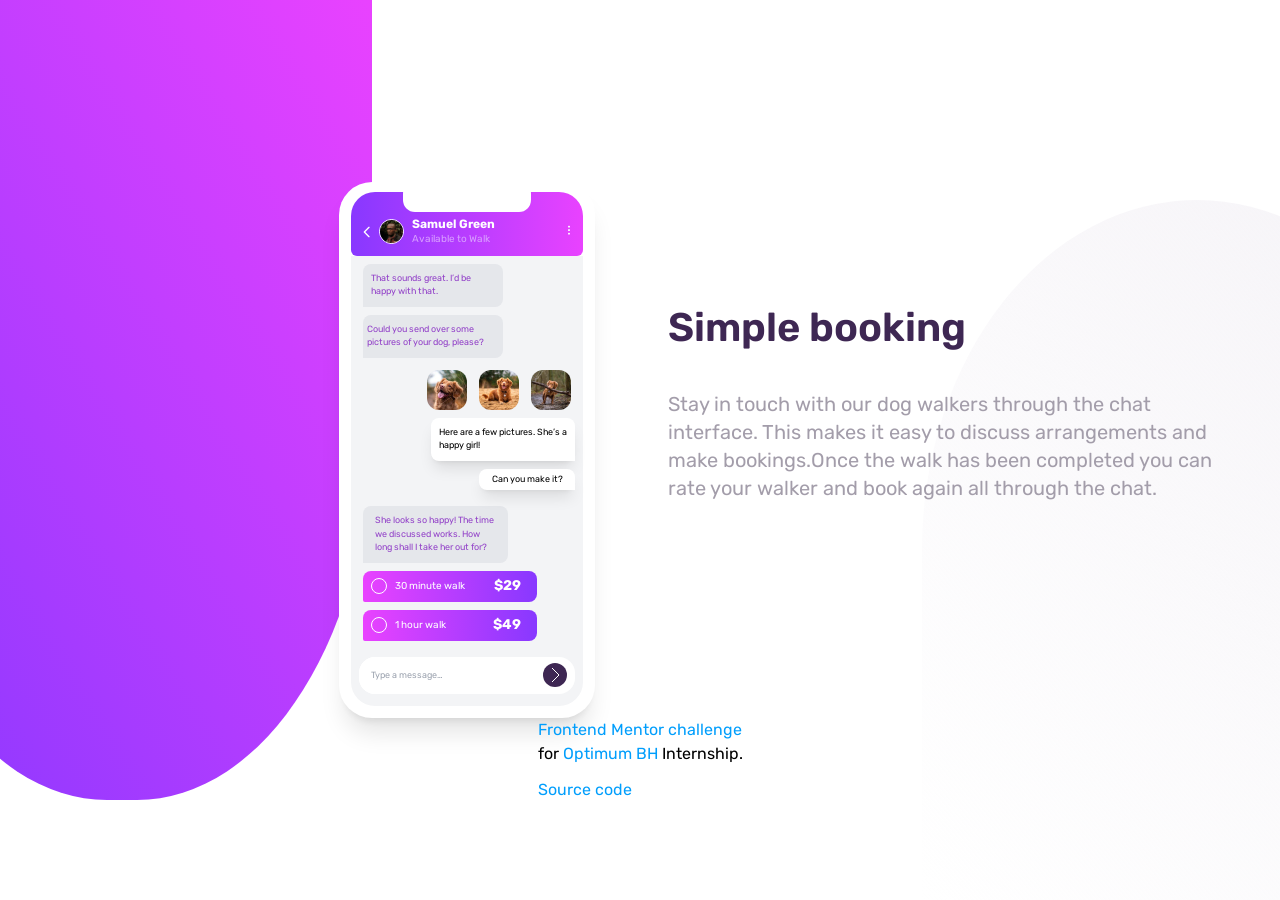
<file: chat_app_css_illustration/index.html>
<!DOCTYPE html>
<html lang="en">
  <head>
    <meta charset="UTF-8" />
    <meta http-equiv="X-UA-Compatible" content="IE=edge" />
    <meta name="viewport" content="width=device-width, initial-scale=1.0" />
    <title>
      Chat app CSS illustration &bullet; Frontend Mentor Challenges &bullet;
      Optimum BH Internship
    </title>
    <link
      rel="apple-touch-icon"
      sizes="180x180"
      href="../images/apple-touch-icon.png"
    />
    <link
      rel="icon"
      type="image/png"
      sizes="32x32"
      href="../images/favicon-32x32.png"
    />
    <link
      rel="icon"
      type="image/png"
      sizes="16x16"
      href="../images/favicon-16x16.png"
    />
    <link rel="manifest" href="../site.webmanifest" />
    <link rel="stylesheet" href="style.css" />
  </head>
  <body
    class="font-Rubik relative m-0 h-[100vh] w-full overflow-scroll bg-white"
  >
    <!--Backgrounds-->
    <div
      class="from-bg-violet to-bg-magneta fixed top-0 ml-[-55%] h-[500px] w-[400px] rounded-b-[47%] bg-gradient-to-tr lg:ml-[-10%] lg:h-[800px] lg:w-[500px]"
    ></div>
    <div
      class="from-app-bg fixed bottom-0 right-0 mr-[-55%] h-[300px] w-[400px] rounded-t-[50%] bg-gradient-to-bl lg:mr-[-15%] lg:h-[700px] lg:w-[550px]"
    ></div>
    <!--Main body-->
    <div
      class="text-s-text flex h-full w-full flex-col items-center justify-center"
    >
      <!--main container -->
      <div
        class="relative flex flex-col items-center justify-center lg:grid lg:grid-cols-2"
      >
        <div
          class="relative mt-[25rem] flex h-[33.5rem] w-[16rem] flex-col rounded-[33px] bg-white shadow-xl lg:mt-[13%] lg:ml-[53%]"
        >
          <!--Top chat -->
          <div
            class="relative ml-16 h-[30px] w-[8rem] rounded-xl bg-white"
          ></div>

          <div
            class="from-bg-violet to-bg-magneta static mx-3 mt-[-20px] flex h-[4rem] w-[full] flex-row items-center justify-between rounded-t-3xl rounded-b-md bg-gradient-to-r"
          >
            <div class="mt-4 flex items-center">
              <svg
                xmlns="http://www.w3.org/2000/svg"
                class="ml-2 mr-1 h-4 w-4 font-bold text-white"
                fill="none"
                viewBox="0 0 24 24"
                stroke="currentColor"
                stroke-width="2"
              >
                <path
                  stroke-linecap="round"
                  stroke-linejoin="round"
                  d="M15 19l-7-7 7-7"
                />
              </svg>
              <img
                src="../images/avatar.jpg"
                alt=""
                class="h-[25px] w-[25px] rounded-3xl border-[1px] border-white"
              />
              <div class="block pl-2 text-white">
                <h3 class="text-xs font-bold">Samuel Green</h3>
                <p class="text-t-heading text-[10px]">Available to Walk</p>
              </div>
            </div>
            <div class="mt-3 items-center">
              <svg
                xmlns="http://www.w3.org/2000/svg"
                class="mr-2 h-3 w-3 text-white"
                fill="none"
                viewBox="0 0 24 24"
                stroke="currentColor"
                stroke-width="2"
              >
                <path
                  stroke-linecap="round"
                  stroke-linejoin="round"
                  d="M12 5v.01M12 12v.01M12 19v.01M12 6a1 1 0 110-2 1 1 0 010 2zm0 7a1 1 0 110-2 1 1 0 010 2zm0 7a1 1 0 110-2 1 1 0 010 2z"
                />
              </svg>
            </div>
          </div>
          <!--Chat body -->
          <div class="static mx-3 rounded-b-3xl bg-gray-100">
            <div
              class="rounded-lb-sm mb-2 mt-2 mr-20 ml-3 rounded-t-lg rounded-r-lg bg-gray-200"
            >
              <p class="text-chat-l py-2 px-2 text-[9px]">
                That sounds great. I’d be happy with that.
              </p>
            </div>
            <div
              class="rounded-lb-sm my-2 mr-20 ml-3 rounded-t-lg rounded-r-lg bg-gray-200"
            >
              <p class="text-chat-l py-2 px-1 text-[9px]">
                Could you send over some pictures of your dog, please?
              </p>
            </div>
            <div class="mt-3 flex flex-col text-[10px]">
              <div class="flex justify-end">
                <img
                  src="../images/dog-image-1.jpg"
                  alt=" image of the dog"
                  class="mr-3 h-10 w-10 rounded-xl"
                />
                <img
                  src="../images/dog-image-2.jpg"
                  alt="image of the dog"
                  class="mr-3 h-10 w-10 rounded-xl"
                />
                <img
                  src="../images/dog-image-3.jpg"
                  alt=" image of the dog"
                  class="mr-3 h-10 w-10 rounded-xl"
                />
              </div>
              <div
                class="roundn-rb-sm mt-2 ml-20 mr-2 flex justify-end rounded-t-lg rounded-l-lg bg-white shadow-lg"
              >
                <p class="text-chat-r p-2 px-2 text-[9px]">
                  Here are a few pictures. She’s a happy girl!
                </p>
              </div>
              <div
                class="roundn-rb-sm mt-2 mb-2 ml-32 mr-2 flex justify-end rounded-t-lg rounded-l-lg bg-white shadow-lg"
              >
                <p class="text-c-right py-1 px-3 text-[9px]">
                  Can you make it?
                </p>
              </div>
            </div>
            <div
              class="mb-2 mt-2 mr-[75px] ml-3 rounded-t-lg rounded-r-lg bg-gray-200"
            >
              <p class="text-chat-l p-2 px-3 text-[9px]">
                She looks so happy! The time we discussed works. How long shall
                I take her out for?
              </p>
            </div>
            <div
              class="from-bg-magneta to-bg-violet mb-2 ml-3 mr-[20%] flex items-center justify-between rounded-lg rounded-r-lg rounded-bl-sm bg-gradient-to-r text-white"
            >
              <div class="flex items-center">
                <div
                  class="ml-2 h-4 w-4 rounded-lg border-[1px] border-white"
                ></div>
                <p class="py-2 pl-2 text-[10px]">30 minute walk</p>
              </div>
              <h3 class="pr-4 text-sm font-bold">$29</h3>
            </div>
            <div
              class="from-bg-magneta to-bg-violet mb-2 ml-3 mr-[20%] flex items-center justify-between rounded-t-lg rounded-r-lg rounded-bl-sm bg-gradient-to-r text-white"
            >
              <div class="flex items-center">
                <div
                  class="ml-2 h-4 w-4 rounded-lg border-[1px] border-white"
                ></div>
                <p class="py-2 pl-2 text-[10px]">1 hour walk</p>
              </div>
              <h3 class="pr-4 text-sm font-bold">$49</h3>
            </div>
            <div
              class="mx-2 mt-4 mb-3 flex items-center justify-between overflow-hidden rounded-2xl bg-white text-[9px]"
            >
              <input
                type="text"
                placeholder="Type a message…"
                class="text-p-holder w-[70rem] border-none py-3 pl-3 outline-none"
              />
              <div class="bg-bg-submit mr-2 rounded-3xl text-white">
                <svg
                  xmlns="http://www.w3.org/2000/svg"
                  className=""
                  fill="none"
                  viewBox="0 0 24 24"
                  stroke="currentColor"
                  strokeWidth="{2}"
                  class="h-6 w-6 font-bold"
                >
                  <path
                    strokeLinecap="round"
                    strokeLinejoin="round"
                    d="M9 5l7 7-7 7"
                  />
                </svg>
              </div>
            </div>
          </div>
        </div>
        <div
          class="flex w-full flex-col items-center pt-14 lg:mt-4 lg:ml-5 lg:items-start lg:p-2"
        >
          <h3 class="text-m-heading justify-start text-[40px] font-semibold">
            Simple booking
          </h3>
          <p
            class="text-p-col my-[2rem] px-8 text-center lg:pl-0 lg:pr-[3rem] lg:text-left lg:text-xl"
          >
            Stay in touch with our dog walkers through the chat interface. This
            makes it easy to discuss arrangements and make bookings.Once the
            walk has been completed you can rate your walker and book again all
            through the chat.
          </p>
        </div>
      </div>
      <div>
        <footer class="relative">
          <div>
            <a
              class="text-optimum-blue hover:text-optimum-darkblue"
              href="https://www.frontendmentor.io/challenges/chat-app-css-illustration-O5auMkFqY"
              target="_blank"
              >Frontend Mentor challenge</a
            >
          </div>
          <div>
            for
            <a
              class="text-optimum-blue hover:text-optimum-darkblue"
              href="https://github.com/optimumBA"
              target="_blank"
              >Optimum BH</a
            >
            Internship.
          </div>

          <div class="mt-3">
            <a
              class="text-optimum-blue hover:text-optimum-darkblue"
              href="https://github.com/senaid123/frontend_mentor_challenges/tree/chat_app_css_illustration/challenges/chat_app_css_illustration"
              >Source code</a
            >
          </div>
        </footer>
      </div>
    </div>
  </body>
</html>
</file>
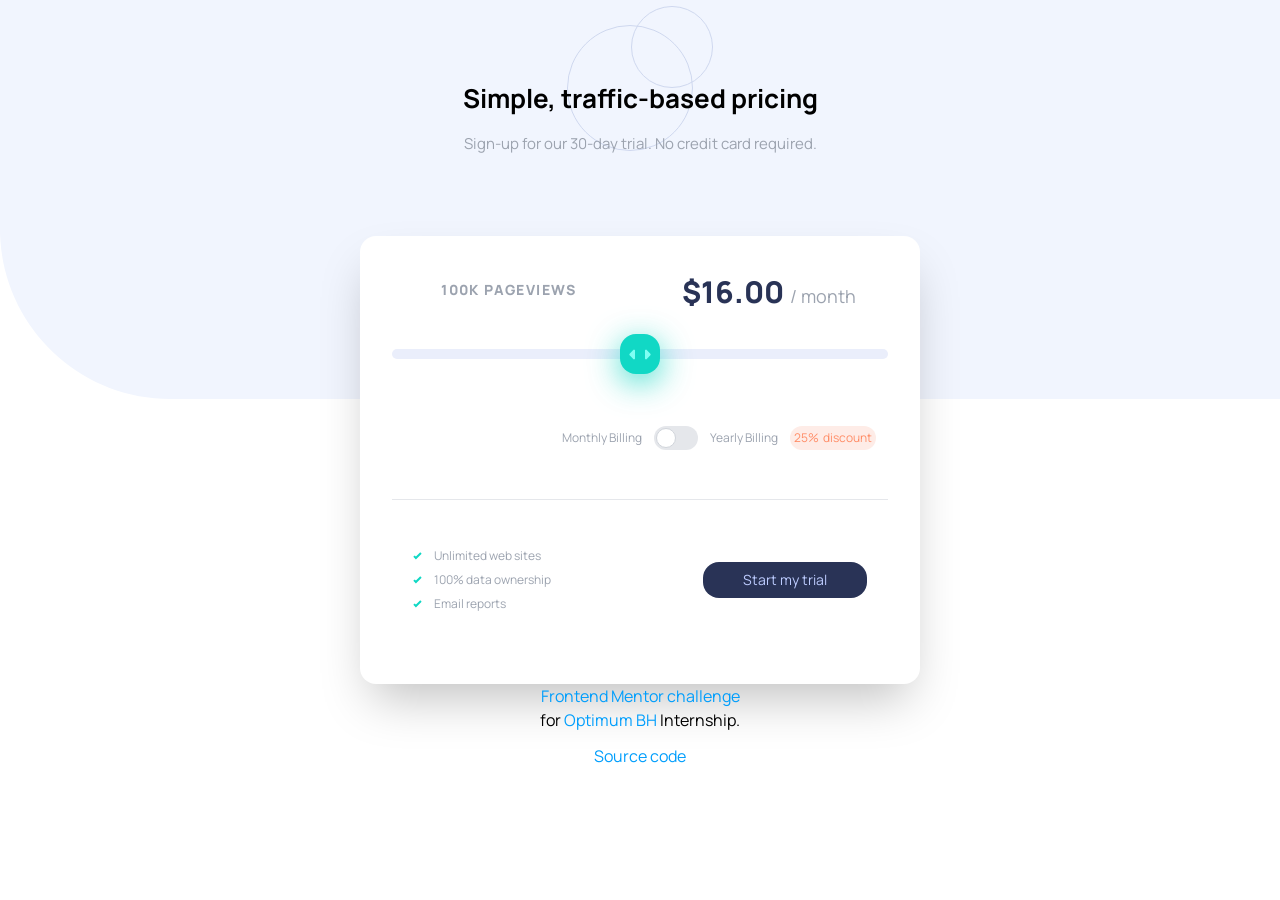
<file: interactive_pricing_component/index.html>
<!DOCTYPE html>
<html lang="en">
  <head>
    <meta charset="UTF-8" />
    <meta http-equiv="X-UA-Compatible" content="IE=edge" />
    <meta name="viewport" content="width=device-width, initial-scale=1.0" />
    <title>
      Interactive pricing component &bullet; Frontend Mentor Challenges &bullet;
      Optimum BH Internship
    </title>
    <link
      rel="apple-touch-icon"
      sizes="180x180"
      href="../images/apple-touch-icon.png"
    />
    <link
      rel="icon"
      type="image/png"
      sizes="32x32"
      href="../images/favicon-32x32.png"
    />
    <link
      rel="icon"
      type="image/png"
      sizes="16x16"
      href="../images/favicon-16x16.png"
    />
    <link rel="manifest" href="../site.webmanifest" />
    <link rel="stylesheet" href="style.css" />
  </head>
  <body class="font-mantrope m-0">
    <div
      class="bg-bgPattern flex h-[100vh] w-full flex-col items-center bg-no-repeat text-center lg:bg-contain"
    >
      <div class="bg-patternCircles bg-center bg-no-repeat pt-[30%] lg:pt-[5%]">
        <h1 class="py-4 text-[20px] font-bold md:text-3xl lg:text-[26px]">
          Simple, traffic-based pricing
        </h1>
        <p
          class="text-grayish-blue px-[22%] text-base text-[15px] text-gray-400 md:flex-row lg:px-0"
        >
          Sign-up for our 30-day trial. No credit card required.
        </p>
      </div>
      <div
        class="mt-20 w-[21rem] flex-col items-center rounded-2xl bg-white text-center shadow-2xl lg:h-[28rem] lg:w-[35rem] lg:p-8"
      >
        <div
          class="static mt-[10%] items-center lg:mt-0 lg:grid lg:grid-cols-2 lg:grid-rows-2 lg:gap-5"
        >
          <div class="flex justify-center lg:col-start-1">
            <span
              class="mr-1 py-3 text-sm font-extrabold tracking-widest text-gray-400"
              id="pageviews-output"
            >
              100K PAGEVIEWS
            </span>
          </div>
          <input
            type="range"
            min="1"
            value="3"
            max="5"
            step="1"
            class="price-slider col-span-2 mt-10 h-[10px] w-[90%] lg:mt-0 lg:w-auto"
            id="price-slider"
          />
          <div
            class="text-dark-desaturated-blue mt-10 text-3xl font-extrabold lg:col-start-2 lg:row-start-1 lg:mt-1"
          >
            <div id="price-output" class="inline text-3xl">$16.00</div>
            <span class="text-grayish-blue text-lg font-normal text-gray-400"
              >/ month</span
            >
          </div>
        </div>

        <div class="my-[15%] flex items-center justify-end lg:my-[10%]">
          <p class="pr-3 text-xs text-gray-400">Monthly Billing</p>
          <label
            for="default-toggle"
            class="relative inline-flex cursor-pointer items-center"
          >
            <input
              type="checkbox"
              value=""
              id="yearly-billing-toggle"
              class="peer absolute left-1/2 h-full w-full -translate-x-1/2 appearance-none rounded-md"
            />
            <div
              class="peer peer-checked:bg-strong-cyan h-6 w-11 rounded-full bg-gray-200 after:absolute after:top-[2px] after:left-[2px] after:h-5 after:w-5 after:rounded-full after:border after:border-gray-300 after:bg-white after:transition-all after:content-[''] peer-checked:after:translate-x-full peer-checked:after:border-white peer-focus:outline-none peer-focus:ring-4 peer-focus:ring-blue-300 dark:border-gray-600 dark:bg-gray-700 dark:peer-focus:ring-blue-800"
            ></div>
          </label>
          <p class="pl-3 text-xs text-gray-400">Yearly Billing</p>
          <div
            class="bg-light-grayish-red text-discount-text mx-3 flex rounded-xl p-1 text-xs"
          >
            25% <span class="hidden pl-1 lg:block">discount</span>
          </div>
        </div>

        <div class="items-center border-t-[1px] pt-3 lg:flex lg:justify-around">
          <div
            class="py-4 px-[28%] text-xs text-gray-400 lg:w-1/2 lg:py-8 lg:px-0"
          >
            <div class="flex items-center">
              <img class="" src="../images/icon-check.svg" alt="" />
              <p class="pl-3">Unlimited web sites</p>
            </div>
            <div class="flex items-center pt-2">
              <img src="../images/icon-check.svg" alt="" />
              <p class="pl-3">100% data ownership</p>
            </div>
            <div class="flex items-center pt-2">
              <img src="../images/icon-check.svg" alt="" />
              <p class="pl-3">Email reports</p>
            </div>
          </div>
          <div class="py-[10%]">
            <button
              class="bg-dark-desaturated-blue text-pale-blue rounded-2xl py-2 px-10 text-sm"
            >
              Start my trial
            </button>
          </div>
        </div>
      </div>

      <footer class="">
        <div>
          <a
            class="text-optimum-blue hover:text-optimum-darkblue"
            href="https://www.frontendmentor.io/challenges/interactive-pricing-component-t0m8PIyY8"
            target="_blank"
            >Frontend Mentor challenge</a
          >
        </div>
        <div>
          for
          <a
            class="text-optimum-blue hover:text-optimum-darkblue"
            href="https://github.com/optimumBA"
            target="_blank"
            >Optimum BH</a
          >
          Internship.
        </div>

        <div class="mt-3">
          <a
            class="text-optimum-blue hover:text-optimum-darkblue"
            href="https://github.com/senaid123/frontend_mentor_challenges/tree/interactive_pricing_component/challenges/interactive_pricing_component"
            >Source code</a
          >
        </div>
      </footer>
    </div>
    <script>
      let monthlyBilling = [8, 12, 16, 24, 36]
      let pageviewsChange = ['10K', '50K', '100K', '500K', '1M']

      let priceSlider = document.getElementById('price-slider')
      let billingChange = document.getElementById('yearly-billing-toggle')
      let pageviewsOutput = document.getElementById('pageviews-output')
      let priceOutput = document.getElementById('price-output')

      const oninput = (e) => {
        if (billingChange.checked) {
          pageviewsOutput.textContent =
            pageviewsChange[priceSlider.value - 1] + ' PAGEVIEWS'
          priceOutput.textContent =
            '$' +
            (monthlyBilling[priceSlider.value - 1] -
              monthlyBilling[priceSlider.value - 1] * 0.25) +
            '.00'
        } else {
          pageviewsOutput.textContent =
            pageviewsChange[priceSlider.value - 1] + ' PAGEVIEWS'
          priceOutput.textContent =
            '$' + monthlyBilling[priceSlider.value - 1] + '.00'
        }
      }
      billingChange.addEventListener('change', oninput)
      priceSlider.addEventListener('input', oninput)
    </script>
  </body>
</html>
</file>
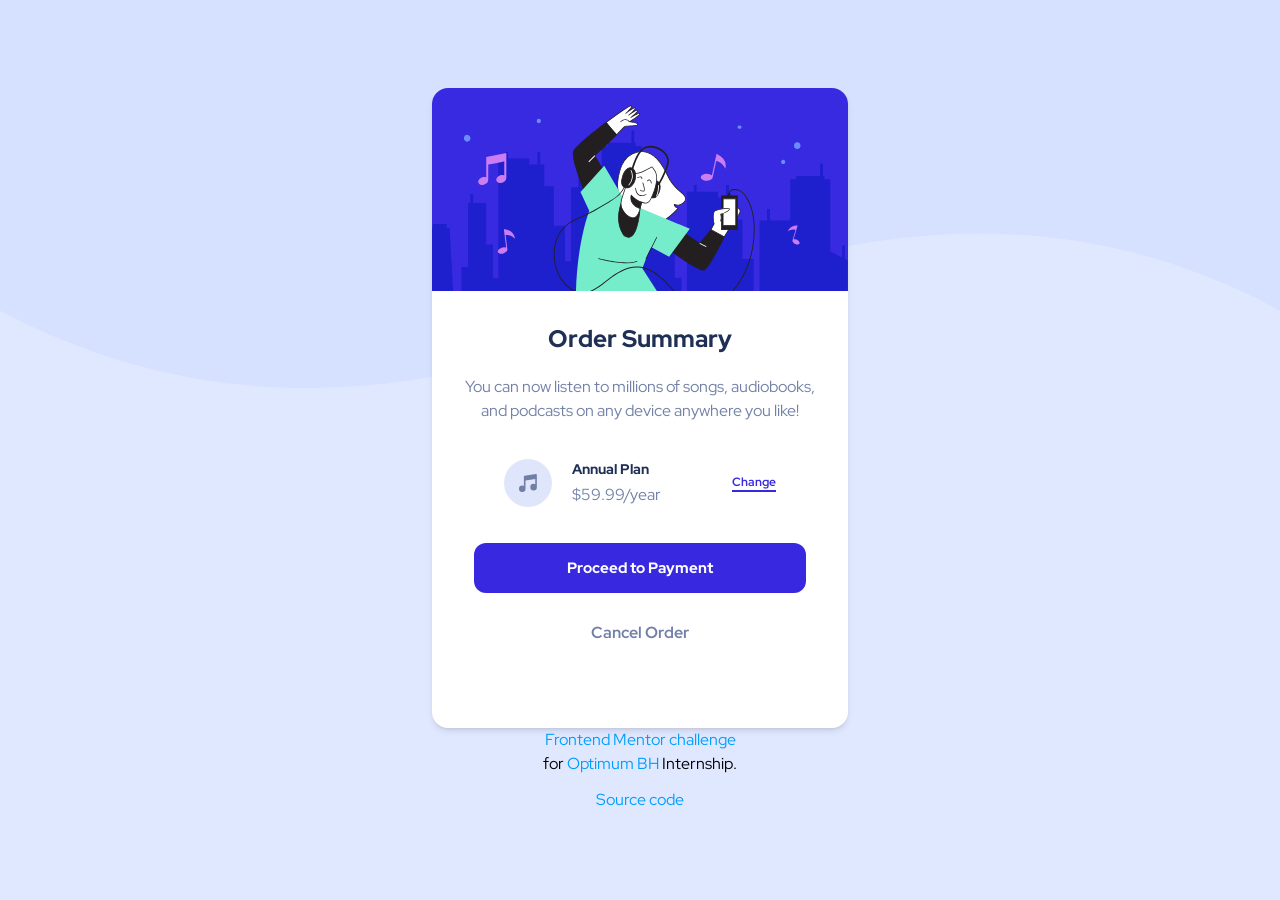
<file: order_summary_component/index.html>
<!DOCTYPE html>
<html lang="en">
  <head>
    <meta charset="UTF-8" />
    <meta http-equiv="X-UA-Compatible" content="IE=edge" />
    <meta name="viewport" content="width=device-width, initial-scale=1.0" />
    <title>
      Order summary component &bullet; Frontend Mentor Challenges &bullet;
      Optimum BH Internship
    </title>
    <link
      rel="apple-touch-icon"
      sizes="180x180"
      href="../images/apple-touch-icon.png"
    />
    <link
      rel="icon"
      type="image/png"
      sizes="32x32"
      href="../images/favicon-32x32.png"
    />
    <link
      rel="icon"
      type="image/png"
      sizes="16x16"
      href="../images/favicon-16x16.png"
    />
    <link rel="manifest" href="../site.webmanifest" />
    <link rel="stylesheet" href="style.css" />
  </head>
  <body class="m-0">
    <div
      class="bg-bg-col font-redHatDisplay relative flex h-[100vh] w-full flex-col items-center justify-center text-center"
    >
      <img
        src="../images/pattern-background-desktop.svg"
        alt="background image"
        class="fixed top-0 w-full"
      />

      <div
        class="relative h-[36rem] w-[21rem] rounded-2xl bg-white shadow-md lg:h-[40rem] lg:w-[26rem]"
      >
        <img
          src="../images/illustration-hero.svg"
          alt=""
          class="rounded-t-2xl"
        />
        <div class="pt-8">
          <h2 class="text-bg-head text-2xl font-extrabold">Order Summary</h2>
          <p class="text-bg-text text-par px-7 pt-5">
            You can now listen to millions of songs, audiobooks, and podcasts on
            any device anywhere you like!
          </p>
        </div>
        <div class="flex w-full items-center justify-evenly py-9">
          <div class="flex">
            <div class="pr-5">
              <img src="../images/icon-music.svg" alt="music icon" />
            </div>
            <div class="text-left">
              <h5 class="text-bg-head text-sm font-extrabold">Annual Plan</h5>
              <p class="text-bg-text text-par text-par pt-1">$59.99/year</p>
            </div>
          </div>
          <div class="border-b-1">
            <p
              class="border-bg-button text-bg-button hover:text-bg-text hover:border-bg-text cursor-pointer border-b-2 text-xs font-bold"
              href=""
            >
              Change
            </p>
          </div>
        </div>
        <div class="pb-3">
          <button
            class="bg-bg-button hover:bg-bg-text h-[50px] w-[80%] rounded-xl text-[15px] font-extrabold text-white lg:w-[80%]"
          >
            Proceed to Payment
          </button>
          <p
            class="text-bg-text text-par hover:text-bg-hover cursor-pointer pt-7 font-bold"
          >
            Cancel Order
          </p>
        </div>
      </div>

      <footer>
        <div>
          <a
            class="text-optimum-blue hover:text-optimum-darkblue"
            href="https://www.frontendmentor.io/challenges/order-summary-component-QlPmajDUj"
            target="_blank"
            >Frontend Mentor challenge</a
          >
        </div>
        <div>
          for
          <a
            class="text-optimum-blue hover:text-optimum-darkblue"
            href="https://github.com/optimumBA"
            target="_blank"
            >Optimum BH</a
          >
          Internship.
        </div>

        <div class="mt-3">
          <a
            class="text-optimum-blue hover:text-optimum-darkblue"
            href="https://github.com/senaid123/frontend_mentor_challenges/tree/order_summary_component/challenges/order_summary_component"
            >Source code</a
          >
        </div>
      </footer>
    </div>
  </body>
</html>
</file>
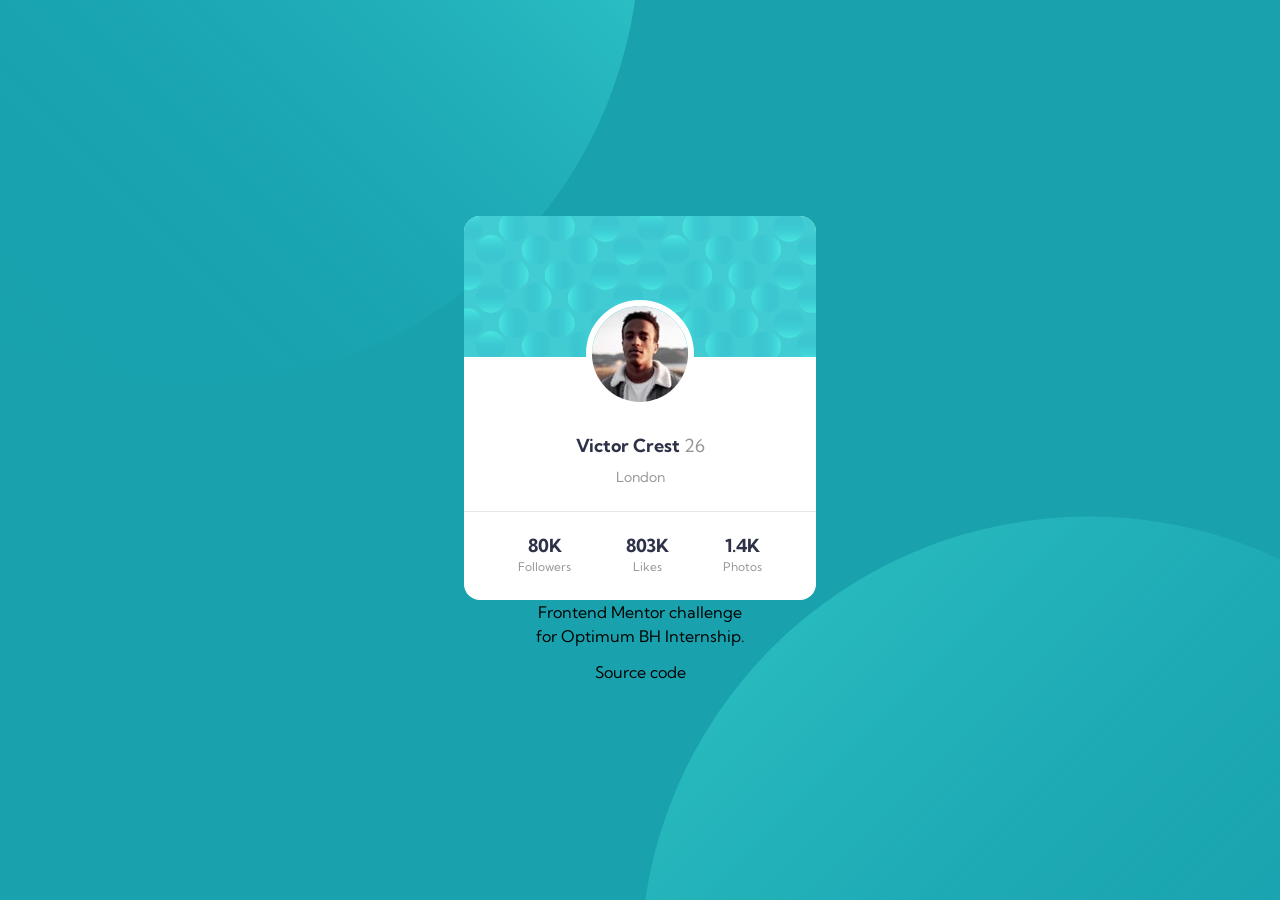
<file: profile_card_component/index.html>
<!DOCTYPE html>
<html lang="en">
  <head>
    <meta charset="UTF-8" />
    <meta http-equiv="X-UA-Compatible" content="IE=edge" />
    <meta name="viewport" content="width=device-width, initial-scale=1.0" />
    <title>
      Profile card component &bullet; Frontend Mentor Challenges &bullet;
      Optimum BH Internship
    </title>
    <link
      rel="apple-touch-icon"
      sizes="180x180"
      href="../images/apple-touch-icon.png"
    />
    <link
      rel="icon"
      type="image/png"
      sizes="32x32"
      href="../images/favicon-32x32.png"
    />
    <link
      rel="icon"
      type="image/png"
      sizes="16x16"
      href="../images/favicon-16x16.png"
    />
    <link rel="manifest" href="../site.webmanifest" />
    <link rel="stylesheet" href="style.css" />
  </head>
  <body class="font-kumbhSans m-0">
    <div
      class="bg-bg-col flex h-[100vh] w-full flex-col items-center justify-center text-center"
    >
      <img
        src="../images/bg-pattern-top.svg"
        class="fixed left-0 top-0 mt-[-50%] ml-[-35%] w-[90%] lg:mt-[-40%] lg:ml-[-20%] lg:w-[70%]"
        alt=""
      />

      <img
        src="../images/bg-pattern-bottom.svg"
        class="fixed right-0 bottom-0 mb-[-15%] mr-[-40%] w-[100%] lg:mb-[-40%] lg:mr-[-20%] lg:w-[70%]"
        alt=""
      />
      <div
        class="relative flex h-[24rem] w-[22rem] flex-col items-center rounded-2xl bg-white"
      >
        <img
          src="../images/bg-pattern-card.svg"
          alt="top cover img"
          class="w-full rounded-t-2xl"
        />
        <img
          src="../images/image-victor.jpg"
          alt="Profile picture"
          class="mt-[-16%] rounded-[99%] border-[6px] border-white"
        />
        <div class="mt-2 w-full divide-y">
          <div class="mb-6 mt-4">
            <h3 class="text-head text-very-dark font-bold">
              Victor Crest <span class="text-dark-gray font-normal">26</span>
            </h3>
            <p class="text-dark-gray pt-2 text-sm">London</p>
          </div>
          <div class="flex justify-evenly py-5">
            <div>
              <h2 class="text-head text-very-dark font-bold">80K</h2>
              <p class="text-dark-gray text-xs">Followers</p>
            </div>
            <div>
              <h2 class="text-head text-very-dark font-bold">803K</h2>
              <p class="text-dark-gray text-xs">Likes</p>
            </div>
            <div>
              <h2 class="text-head text-very-dark font-bold">1.4K</h2>
              <p class="text-dark-gray text-xs">Photos</p>
            </div>
          </div>
        </div>
        <hr class="black" />
      </div>
      <footer class="">
        <div>
          <a
            class="hover:text-gray text-black"
            href="https://www.frontendmentor.io/challenges/profile-card-component-cfArpWshJ"
            target="_blank"
            >Frontend Mentor challenge</a
          >
        </div>
        <div>
          for
          <a
            class="hover:text-gray text-black"
            href="https://github.com/optimumBA"
            target="_blank"
            >Optimum BH</a
          >
          Internship.
        </div>

        <div class="mt-3">
          <a
            class="hover:text-gray text-black"
            href="https://github.com/senaid123/frontend_mentor_challenges/tree/profile_card_component/challenges/profile_card_component"
            >Source code</a
          >
        </div>
      </footer>
    </div>
  </body>
</html>
</file>
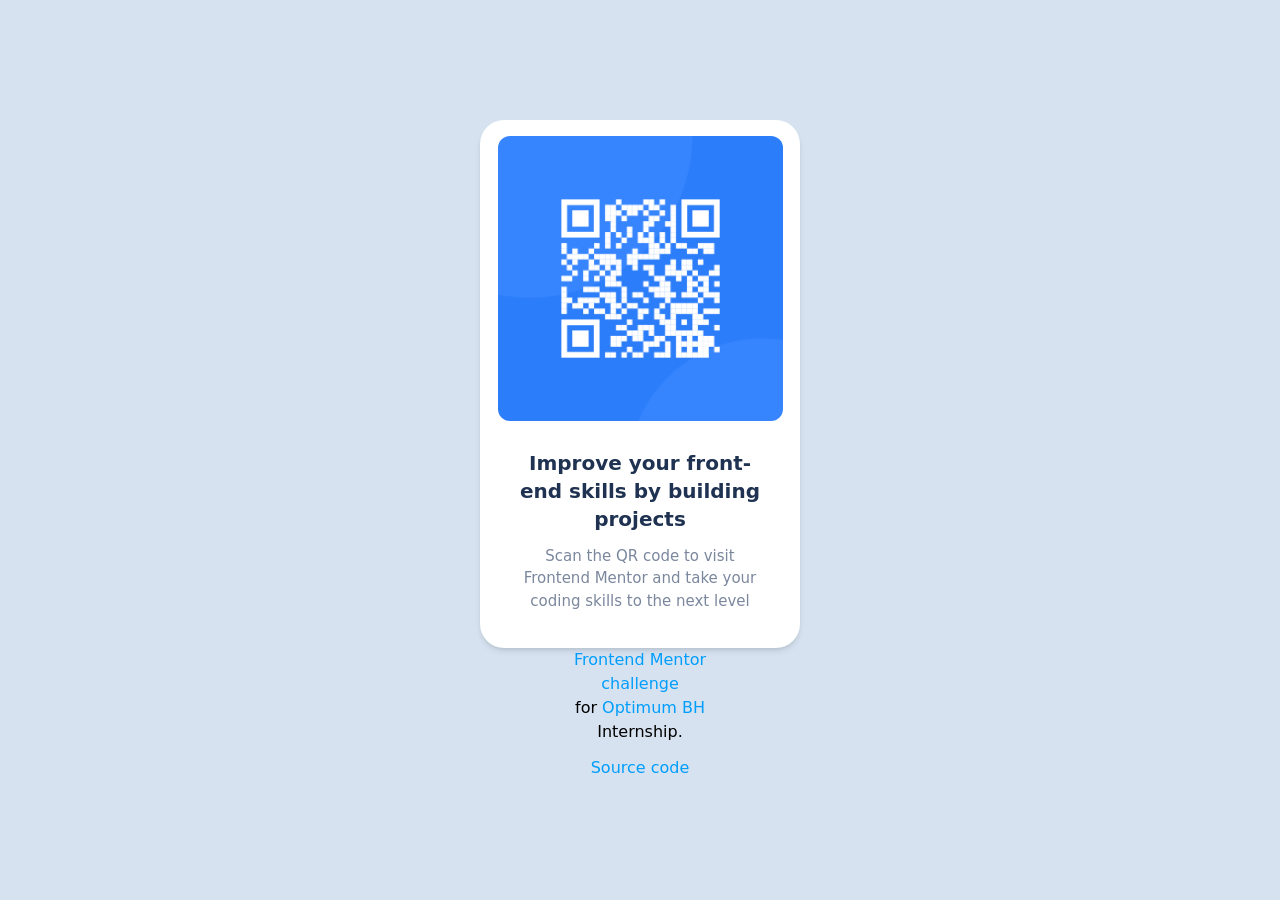
<file: qr_code_component/index.html>
<!DOCTYPE html>
<html lang="en">
  <head>
    <meta charset="UTF-8" />
    <meta http-equiv="X-UA-Compatible" content="IE=edge" />
    <meta name="viewport" content="width=device-width, initial-scale=1.0" />
    <title>
      QR code component &bullet; Frontend Mentor Challenges &bullet; Optimum BH
      Internship
    </title>
    <link
      rel="apple-touch-icon"
      sizes="180x180"
      href="../images/apple-touch-icon.png"
    />
    <link
      rel="icon"
      type="image/png"
      sizes="32x32"
      href="../images/favicon-32x32.png"
    />
    <link
      rel="icon"
      type="image/png"
      sizes="16x16"
      href="../images/favicon-16x16.png"
    />
    <link
      href="https://fonts.googleapis.com/css2?family=Outfit:wght@400;700&display=swap"
      rel="stylesheet"
    />
    <link rel="manifest" href="../site.webmanifest" />
    <link rel="stylesheet" href="style.css" />
  </head>
  <body class="font-Outfit m-0">
    <div
      class="bg-Light-gray m col-auto flex h-[100vh] w-full flex-col items-center justify-center text-center"
    >
      <div
        class="shadow-black-50 flex flex-col items-center justify-center rounded-3xl bg-white shadow-md sm:w-[320px] lg:w-[320px]"
      >
        <div class="mx-4 mt-4 mb-3">
          <img
            width="285"
            height="285"
            class="rounded-xl"
            src="../images/image-qr-code.png"
            alt=""
          />
        </div>
        <div class="my-4 flex flex-col items-center text-center">
          <div class="w-[250px]">
            <h2 class="text-dark-blue text-center text-xl font-bold">
              Improve your front-end skills by building projects
            </h2>
          </div>

          <div class="w-[260px] pb-5">
            <p class="text-g-blue mt-3 text-sm">
              Scan the QR code to visit Frontend Mentor and take your coding
              skills to the next level
            </p>
          </div>
        </div>
      </div>

      <footer class="bottom-0">
        <div class="flex w-[20vh] flex-col place-content-center text-center">
          <div>
            <a
              class="text-optimum-blue hover:text-optimum-darkblue"
              href="https://www.frontendmentor.io/challenges/qr-code-component-iux_sIO_H"
              target="_blank"
              >Frontend Mentor challenge</a
            >
          </div>
          <div>
            for
            <a
              class="text-optimum-blue hover:text-optimum-darkblue"
              href="https://github.com/optimumBA"
              target="_blank"
              >Optimum BH</a
            >
            Internship.
          </div>

          <div class="mt-3">
            <a
              class="text-optimum-blue hover:text-optimum-darkblue"
              href="https://github.com/senaid123/frontend_mentor_challenges/tree/qr_code_component/challenges/qr_code_component"
              >Source code</a
            >
          </div>
        </div>
      </footer>
    </div>
  </body>
</html>
</file>
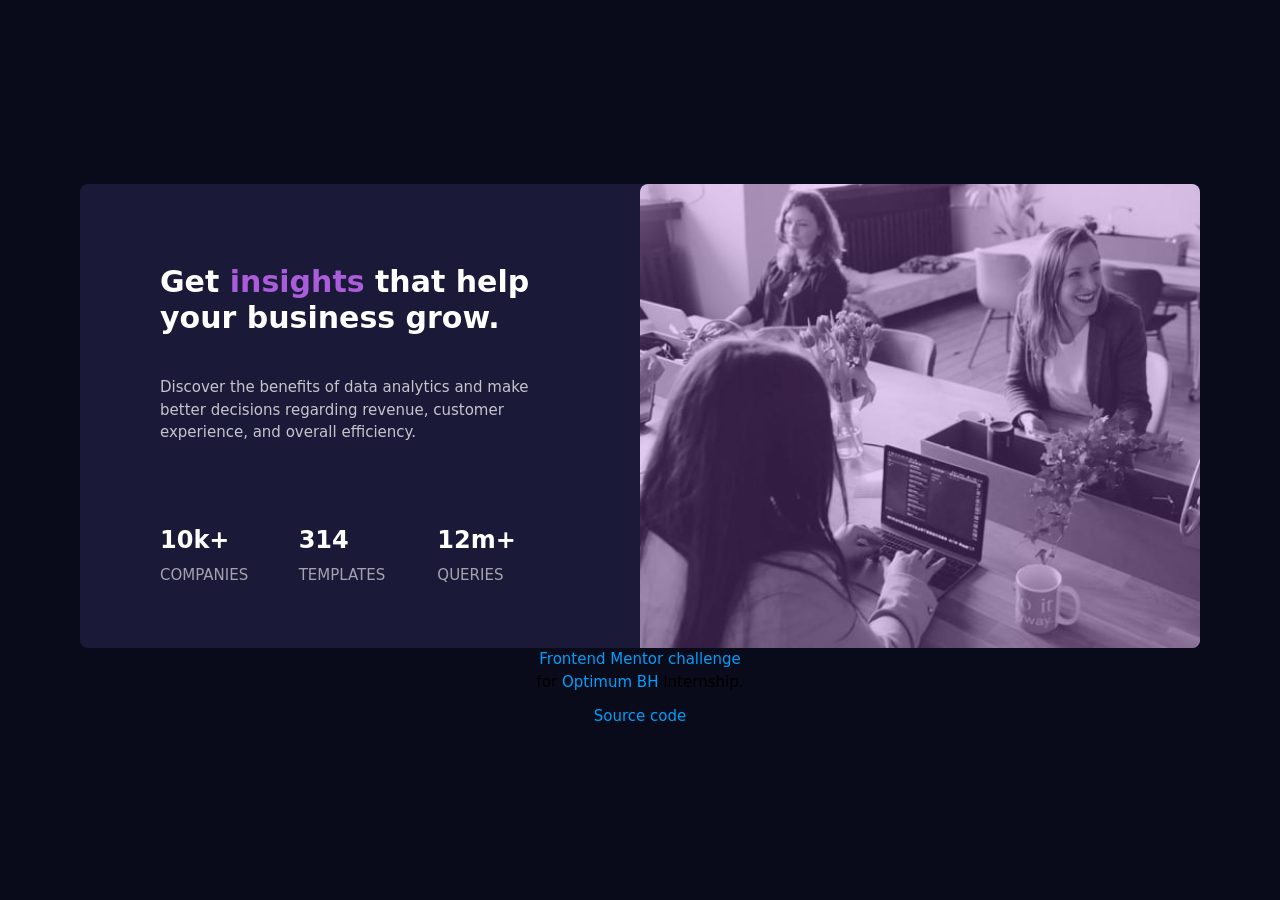
<file: stats_preview_card_component/index.html>
<!DOCTYPE html>
<html lang="en">
  <head>
    <meta charset="UTF-8" />
    <meta http-equiv="X-UA-Compatible" content="IE=edge" />
    <meta name="viewport" content="width=device-width, initial-scale=1.0" />
    <title>
      Stats preview card component &bullet; Frontend Mentor Challenges &bullet;
      Optimum BH Internship
    </title>

    <link rel="preconnect" href="https://fonts.googleapis.com" />
    <link rel="preconnect" href="https://fonts.gstatic.com" crossorigin />
    <link
      href="https://fonts.googleapis.com/css2?family=Inter:wght@400;700&family=Lexend+Deca&family=Outfit:wght@100&display=swap"
      rel="stylesheet"
    />
    <link
      rel="apple-touch-icon"
      sizes="180x180"
      href="../images/apple-touch-icon.png"
    />
    <link
      rel="icon"
      type="image/png"
      sizes="32x32"
      href="../images/favicon-32x32.png"
    />
    <link
      rel="icon"
      type="image/png"
      sizes="16x16"
      href="../images/favicon-16x16.png"
    />
    <link rel="manifest" href="../site.webmanifest" />
    <link rel="stylesheet" href="style.css" />
  </head>
  <body class="bg-bg-col m-0 text-[15px]">
    <div
      class="mt-20 ml-[-2%] flex min-h-[100vh] w-full flex-col items-center justify-center lg:mt-0 lg:ml-0"
    >
      <div
        class="bg-card-bg w-[20rem] justify-center rounded-lg text-center sm:mt-3 lg:relative lg:h-[29rem] lg:w-[70rem]"
      >
        <div
          class="bg-bg-img h-full rounded-t-lg sm:w-full lg:absolute lg:right-0 lg:w-1/2 lg:overflow-hidden lg:rounded-r-lg"
        >
          <img
            src="./images/image-header-desktop.jpg"
            class="h-[100%] w-[100%] rounded-t-lg opacity-70"
            alt="business_img"
          />
        </div>
        <div
          class="p-0 px-9 pt-10 sm:block sm:text-center lg:w-1/2 lg:p-20 lg:text-left"
        >
          <div>
            <h1 class="text-2xl font-extrabold text-white lg:mx-0 lg:text-3xl">
              Get <span class="text-bg-img"> insights </span> that help your
              business grow.
            </h1>
            <p class="text-p-text my-5 px-1 lg:my-10 lg:px-0 lg:pr-7">
              Discover the benefits of data analytics and make better decisions
              regarding revenue, customer experience, and overall efficiency.
            </p>
          </div>
          <div
            class="sm:my-6 lg:my-0 lg:mt-20 lg:grid lg:grid-cols-3 lg:gap-4 lg:text-left"
          >
            <div class="py-3 lg:py-0">
              <h2 class="text-xl font-extrabold text-white lg:text-2xl">
                10k+
              </h2>
              <p class="text-b-text pt-2 uppercase">companies</p>
            </div>
            <div class="py-3 lg:py-0">
              <h2 class="text-xl font-extrabold text-white lg:text-2xl">314</h2>
              <p class="text-b-text pt-2 uppercase">templates</p>
            </div>
            <div class="py-3 lg:py-0">
              <h2 class="text-xl font-extrabold text-white lg:text-2xl">
                12m+
              </h2>
              <p class="text-b-text pt-2 uppercase">queries</p>
            </div>
          </div>
        </div>
      </div>

      <footer class="bottom-0 text-center lg:block">
        <div>
          <a
            class="text-optimum-blue hover:text-optimum-darkblue"
            href="https://www.frontendmentor.io/challenges/stats-preview-card-component-8JqbgoU62"
            target="_blank"
            >Frontend Mentor challenge</a
          >
        </div>
        <div>
          for
          <a
            class="text-optimum-blue hover:text-optimum-darkblue"
            href="https://github.com/optimumBA"
            target="_blank"
            >Optimum BH</a
          >
          Internship.
        </div>

        <div class="mt-3">
          <a
            class="text-optimum-blue hover:text-optimum-darkblue"
            href="https://github.com/senaid123/frontend_mentor_challenges/tree/stats_preview_card_component/challenges/stats_preview_card_component"
            >Source code</a
          >
        </div>
      </footer>
    </div>
  </body>
</html>
</file>
<file: chat_app_css_illustration/style.css>
@import url('https://fonts.googleapis.com/css2?family=Rubik:wght@400;500;700&display=swap');

/*
! tailwindcss v3.0.22 | MIT License | https://tailwindcss.com
*/

/*
1. Prevent padding and border from affecting element width. (https://github.com/mozdevs/cssremedy/issues/4)
2. Allow adding a border to an element by just adding a border-width. (https://github.com/tailwindcss/tailwindcss/pull/116)
*/

*,
::before,
::after {
  box-sizing: border-box;
  /* 1 */
  border-width: 0;
  /* 2 */
  border-style: solid;
  /* 2 */
  border-color: #e5e7eb;
  /* 2 */
}

::before,
::after {
  --tw-content: '';
}

/*
1. Use a consistent sensible line-height in all browsers.
2. Prevent adjustments of font size after orientation changes in iOS.
3. Use a more readable tab size.
4. Use the user's configured `sans` font-family by default.
*/

html {
  line-height: 1.5;
  /* 1 */
  -webkit-text-size-adjust: 100%;
  /* 2 */
  -moz-tab-size: 4;
  /* 3 */
  -o-tab-size: 4;
     tab-size: 4;
  /* 3 */
  font-family: ui-sans-serif, system-ui, -apple-system, BlinkMacSystemFont, "Segoe UI", Roboto, "Helvetica Neue", Arial, "Noto Sans", sans-serif, "Apple Color Emoji", "Segoe UI Emoji", "Segoe UI Symbol", "Noto Color Emoji";
  /* 4 */
}

/*
1. Remove the margin in all browsers.
2. Inherit line-height from `html` so users can set them as a class directly on the `html` element.
*/

body {
  margin: 0;
  /* 1 */
  line-height: inherit;
  /* 2 */
}

/*
1. Add the correct height in Firefox.
2. Correct the inheritance of border color in Firefox. (https://bugzilla.mozilla.org/show_bug.cgi?id=190655)
3. Ensure horizontal rules are visible by default.
*/

hr {
  height: 0;
  /* 1 */
  color: inherit;
  /* 2 */
  border-top-width: 1px;
  /* 3 */
}

/*
Add the correct text decoration in Chrome, Edge, and Safari.
*/

abbr:where([title]) {
  -webkit-text-decoration: underline dotted;
          text-decoration: underline dotted;
}

/*
Remove the default font size and weight for headings.
*/

h1,
h2,
h3,
h4,
h5,
h6 {
  font-size: inherit;
  font-weight: inherit;
}

/*
Reset links to optimize for opt-in styling instead of opt-out.
*/

a {
  color: inherit;
  text-decoration: inherit;
}

/*
Add the correct font weight in Edge and Safari.
*/

b,
strong {
  font-weight: bolder;
}

/*
1. Use the user's configured `mono` font family by default.
2. Correct the odd `em` font sizing in all browsers.
*/

code,
kbd,
samp,
pre {
  font-family: ui-monospace, SFMono-Regular, Menlo, Monaco, Consolas, "Liberation Mono", "Courier New", monospace;
  /* 1 */
  font-size: 1em;
  /* 2 */
}

/*
Add the correct font size in all browsers.
*/

small {
  font-size: 80%;
}

/*
Prevent `sub` and `sup` elements from affecting the line height in all browsers.
*/

sub,
sup {
  font-size: 75%;
  line-height: 0;
  position: relative;
  vertical-align: baseline;
}

sub {
  bottom: -0.25em;
}

sup {
  top: -0.5em;
}

/*
1. Remove text indentation from table contents in Chrome and Safari. (https://bugs.chromium.org/p/chromium/issues/detail?id=999088, https://bugs.webkit.org/show_bug.cgi?id=201297)
2. Correct table border color inheritance in all Chrome and Safari. (https://bugs.chromium.org/p/chromium/issues/detail?id=935729, https://bugs.webkit.org/show_bug.cgi?id=195016)
3. Remove gaps between table borders by default.
*/

table {
  text-indent: 0;
  /* 1 */
  border-color: inherit;
  /* 2 */
  border-collapse: collapse;
  /* 3 */
}

/*
1. Change the font styles in all browsers.
2. Remove the margin in Firefox and Safari.
3. Remove default padding in all browsers.
*/

button,
input,
optgroup,
select,
textarea {
  font-family: inherit;
  /* 1 */
  font-size: 100%;
  /* 1 */
  line-height: inherit;
  /* 1 */
  color: inherit;
  /* 1 */
  margin: 0;
  /* 2 */
  padding: 0;
  /* 3 */
}

/*
Remove the inheritance of text transform in Edge and Firefox.
*/

button,
select {
  text-transform: none;
}

/*
1. Correct the inability to style clickable types in iOS and Safari.
2. Remove default button styles.
*/

button,
[type='button'],
[type='reset'],
[type='submit'] {
  -webkit-appearance: button;
  /* 1 */
  background-color: transparent;
  /* 2 */
  background-image: none;
  /* 2 */
}

/*
Use the modern Firefox focus style for all focusable elements.
*/

:-moz-focusring {
  outline: auto;
}

/*
Remove the additional `:invalid` styles in Firefox. (https://github.com/mozilla/gecko-dev/blob/2f9eacd9d3d995c937b4251a5557d95d494c9be1/layout/style/res/forms.css#L728-L737)
*/

:-moz-ui-invalid {
  box-shadow: none;
}

/*
Add the correct vertical alignment in Chrome and Firefox.
*/

progress {
  vertical-align: baseline;
}

/*
Correct the cursor style of increment and decrement buttons in Safari.
*/

::-webkit-inner-spin-button,
::-webkit-outer-spin-button {
  height: auto;
}

/*
1. Correct the odd appearance in Chrome and Safari.
2. Correct the outline style in Safari.
*/

[type='search'] {
  -webkit-appearance: textfield;
  /* 1 */
  outline-offset: -2px;
  /* 2 */
}

/*
Remove the inner padding in Chrome and Safari on macOS.
*/

::-webkit-search-decoration {
  -webkit-appearance: none;
}

/*
1. Correct the inability to style clickable types in iOS and Safari.
2. Change font properties to `inherit` in Safari.
*/

::-webkit-file-upload-button {
  -webkit-appearance: button;
  /* 1 */
  font: inherit;
  /* 2 */
}

/*
Add the correct display in Chrome and Safari.
*/

summary {
  display: list-item;
}

/*
Removes the default spacing and border for appropriate elements.
*/

blockquote,
dl,
dd,
h1,
h2,
h3,
h4,
h5,
h6,
hr,
figure,
p,
pre {
  margin: 0;
}

fieldset {
  margin: 0;
  padding: 0;
}

legend {
  padding: 0;
}

ol,
ul,
menu {
  list-style: none;
  margin: 0;
  padding: 0;
}

/*
Prevent resizing textareas horizontally by default.
*/

textarea {
  resize: vertical;
}

/*
1. Reset the default placeholder opacity in Firefox. (https://github.com/tailwindlabs/tailwindcss/issues/3300)
2. Set the default placeholder color to the user's configured gray 400 color.
*/

input::-moz-placeholder, textarea::-moz-placeholder {
  opacity: 1;
  /* 1 */
  color: #9ca3af;
  /* 2 */
}

input:-ms-input-placeholder, textarea:-ms-input-placeholder {
  opacity: 1;
  /* 1 */
  color: #9ca3af;
  /* 2 */
}

input::placeholder,
textarea::placeholder {
  opacity: 1;
  /* 1 */
  color: #9ca3af;
  /* 2 */
}

/*
Set the default cursor for buttons.
*/

button,
[role="button"] {
  cursor: pointer;
}

/*
Make sure disabled buttons don't get the pointer cursor.
*/

:disabled {
  cursor: default;
}

/*
1. Make replaced elements `display: block` by default. (https://github.com/mozdevs/cssremedy/issues/14)
2. Add `vertical-align: middle` to align replaced elements more sensibly by default. (https://github.com/jensimmons/cssremedy/issues/14#issuecomment-634934210)
   This can trigger a poorly considered lint error in some tools but is included by design.
*/

img,
svg,
video,
canvas,
audio,
iframe,
embed,
object {
  display: block;
  /* 1 */
  vertical-align: middle;
  /* 2 */
}

/*
Constrain images and videos to the parent width and preserve their intrinsic aspect ratio. (https://github.com/mozdevs/cssremedy/issues/14)
*/

img,
video {
  max-width: 100%;
  height: auto;
}

/*
Ensure the default browser behavior of the `hidden` attribute.
*/

[hidden] {
  display: none;
}

*, ::before, ::after{
  --tw-translate-x: 0;
  --tw-translate-y: 0;
  --tw-rotate: 0;
  --tw-skew-x: 0;
  --tw-skew-y: 0;
  --tw-scale-x: 1;
  --tw-scale-y: 1;
  --tw-pan-x:  ;
  --tw-pan-y:  ;
  --tw-pinch-zoom:  ;
  --tw-scroll-snap-strictness: proximity;
  --tw-ordinal:  ;
  --tw-slashed-zero:  ;
  --tw-numeric-figure:  ;
  --tw-numeric-spacing:  ;
  --tw-numeric-fraction:  ;
  --tw-ring-inset:  ;
  --tw-ring-offset-width: 0px;
  --tw-ring-offset-color: #fff;
  --tw-ring-color: rgb(59 130 246 / 0.5);
  --tw-ring-offset-shadow: 0 0 #0000;
  --tw-ring-shadow: 0 0 #0000;
  --tw-shadow: 0 0 #0000;
  --tw-shadow-colored: 0 0 #0000;
  --tw-blur:  ;
  --tw-brightness:  ;
  --tw-contrast:  ;
  --tw-grayscale:  ;
  --tw-hue-rotate:  ;
  --tw-invert:  ;
  --tw-saturate:  ;
  --tw-sepia:  ;
  --tw-drop-shadow:  ;
  --tw-backdrop-blur:  ;
  --tw-backdrop-brightness:  ;
  --tw-backdrop-contrast:  ;
  --tw-backdrop-grayscale:  ;
  --tw-backdrop-hue-rotate:  ;
  --tw-backdrop-invert:  ;
  --tw-backdrop-opacity:  ;
  --tw-backdrop-saturate:  ;
  --tw-backdrop-sepia:  ;
}

.container{
  width: 100%;
}

@media (min-width: 640px){
  .container{
    max-width: 640px;
  }
}

@media (min-width: 768px){
  .container{
    max-width: 768px;
  }
}

@media (min-width: 1024px){
  .container{
    max-width: 1024px;
  }
}

@media (min-width: 1280px){
  .container{
    max-width: 1280px;
  }
}

@media (min-width: 1536px){
  .container{
    max-width: 1536px;
  }
}

.static{
  position: static;
}

.fixed{
  position: fixed;
}

.relative{
  position: relative;
}

.top-0{
  top: 0px;
}

.bottom-0{
  bottom: 0px;
}

.right-0{
  right: 0px;
}

.m-0{
  margin: 0px;
}

.mx-3{
  margin-left: 0.75rem;
  margin-right: 0.75rem;
}

.my-2{
  margin-top: 0.5rem;
  margin-bottom: 0.5rem;
}

.mx-2{
  margin-left: 0.5rem;
  margin-right: 0.5rem;
}

.my-\[2rem\]{
  margin-top: 2rem;
  margin-bottom: 2rem;
}

.ml-\[-55\%\]{
  margin-left: -55%;
}

.mr-\[-55\%\]{
  margin-right: -55%;
}

.mt-\[25rem\]{
  margin-top: 25rem;
}

.ml-16{
  margin-left: 4rem;
}

.mt-\[-20px\]{
  margin-top: -20px;
}

.mt-4{
  margin-top: 1rem;
}

.ml-2{
  margin-left: 0.5rem;
}

.mr-1{
  margin-right: 0.25rem;
}

.mt-3{
  margin-top: 0.75rem;
}

.mr-2{
  margin-right: 0.5rem;
}

.mb-2{
  margin-bottom: 0.5rem;
}

.mt-2{
  margin-top: 0.5rem;
}

.mr-20{
  margin-right: 5rem;
}

.ml-3{
  margin-left: 0.75rem;
}

.mr-3{
  margin-right: 0.75rem;
}

.ml-20{
  margin-left: 5rem;
}

.ml-32{
  margin-left: 8rem;
}

.mr-\[75px\]{
  margin-right: 75px;
}

.mr-\[20\%\]{
  margin-right: 20%;
}

.mb-3{
  margin-bottom: 0.75rem;
}

.block{
  display: block;
}

.flex{
  display: flex;
}

.h-\[100vh\]{
  height: 100vh;
}

.h-\[500px\]{
  height: 500px;
}

.h-\[300px\]{
  height: 300px;
}

.h-full{
  height: 100%;
}

.h-\[33\.5rem\]{
  height: 33.5rem;
}

.h-\[30px\]{
  height: 30px;
}

.h-\[4rem\]{
  height: 4rem;
}

.h-4{
  height: 1rem;
}

.h-\[25px\]{
  height: 25px;
}

.h-3{
  height: 0.75rem;
}

.h-10{
  height: 2.5rem;
}

.h-6{
  height: 1.5rem;
}

.w-full{
  width: 100%;
}

.w-\[400px\]{
  width: 400px;
}

.w-\[16rem\]{
  width: 16rem;
}

.w-\[8rem\]{
  width: 8rem;
}

.w-\[full\]{
  width: full;
}

.w-4{
  width: 1rem;
}

.w-\[25px\]{
  width: 25px;
}

.w-3{
  width: 0.75rem;
}

.w-10{
  width: 2.5rem;
}

.w-\[70rem\]{
  width: 70rem;
}

.w-6{
  width: 1.5rem;
}

.flex-row{
  flex-direction: row;
}

.flex-col{
  flex-direction: column;
}

.items-center{
  align-items: center;
}

.justify-start{
  justify-content: flex-start;
}

.justify-end{
  justify-content: flex-end;
}

.justify-center{
  justify-content: center;
}

.justify-between{
  justify-content: space-between;
}

.overflow-hidden{
  overflow: hidden;
}

.overflow-scroll{
  overflow: scroll;
}

.rounded-\[33px\]{
  border-radius: 33px;
}

.rounded-xl{
  border-radius: 0.75rem;
}

.rounded-3xl{
  border-radius: 1.5rem;
}

.rounded-lg{
  border-radius: 0.5rem;
}

.rounded-2xl{
  border-radius: 1rem;
}

.rounded-b-\[47\%\]{
  border-bottom-right-radius: 47%;
  border-bottom-left-radius: 47%;
}

.rounded-t-\[50\%\]{
  border-top-left-radius: 50%;
  border-top-right-radius: 50%;
}

.rounded-t-3xl{
  border-top-left-radius: 1.5rem;
  border-top-right-radius: 1.5rem;
}

.rounded-b-md{
  border-bottom-right-radius: 0.375rem;
  border-bottom-left-radius: 0.375rem;
}

.rounded-b-3xl{
  border-bottom-right-radius: 1.5rem;
  border-bottom-left-radius: 1.5rem;
}

.rounded-t-lg{
  border-top-left-radius: 0.5rem;
  border-top-right-radius: 0.5rem;
}

.rounded-r-lg{
  border-top-right-radius: 0.5rem;
  border-bottom-right-radius: 0.5rem;
}

.rounded-l-lg{
  border-top-left-radius: 0.5rem;
  border-bottom-left-radius: 0.5rem;
}

.rounded-bl-sm{
  border-bottom-left-radius: 0.125rem;
}

.border-\[1px\]{
  border-width: 1px;
}

.border-none{
  border-style: none;
}

.border-white{
  --tw-border-opacity: 1;
  border-color: rgb(255 255 255 / var(--tw-border-opacity));
}

.bg-white{
  --tw-bg-opacity: 1;
  background-color: rgb(255 255 255 / var(--tw-bg-opacity));
}

.bg-gray-100{
  --tw-bg-opacity: 1;
  background-color: rgb(243 244 246 / var(--tw-bg-opacity));
}

.bg-gray-200{
  --tw-bg-opacity: 1;
  background-color: rgb(229 231 235 / var(--tw-bg-opacity));
}

.bg-bg-submit{
  --tw-bg-opacity: 1;
  background-color: rgb(62 39 83 / var(--tw-bg-opacity));
}

.bg-gradient-to-tr{
  background-image: linear-gradient(to top right, var(--tw-gradient-stops));
}

.bg-gradient-to-bl{
  background-image: linear-gradient(to bottom left, var(--tw-gradient-stops));
}

.bg-gradient-to-r{
  background-image: linear-gradient(to right, var(--tw-gradient-stops));
}

.from-bg-violet{
  --tw-gradient-from: #8838ff;
  --tw-gradient-stops: var(--tw-gradient-from), var(--tw-gradient-to, rgb(136 56 255 / 0));
}

.from-app-bg{
  --tw-gradient-from: #f5f3f7;
  --tw-gradient-stops: var(--tw-gradient-from), var(--tw-gradient-to, rgb(245 243 247 / 0));
}

.from-bg-magneta{
  --tw-gradient-from: #e942ff;
  --tw-gradient-stops: var(--tw-gradient-from), var(--tw-gradient-to, rgb(233 66 255 / 0));
}

.to-bg-magneta{
  --tw-gradient-to: #e942ff;
}

.to-bg-violet{
  --tw-gradient-to: #8838ff;
}

.p-2{
  padding: 0.5rem;
}

.py-2{
  padding-top: 0.5rem;
  padding-bottom: 0.5rem;
}

.px-2{
  padding-left: 0.5rem;
  padding-right: 0.5rem;
}

.px-1{
  padding-left: 0.25rem;
  padding-right: 0.25rem;
}

.py-1{
  padding-top: 0.25rem;
  padding-bottom: 0.25rem;
}

.px-3{
  padding-left: 0.75rem;
  padding-right: 0.75rem;
}

.py-3{
  padding-top: 0.75rem;
  padding-bottom: 0.75rem;
}

.px-8{
  padding-left: 2rem;
  padding-right: 2rem;
}

.pl-2{
  padding-left: 0.5rem;
}

.pr-4{
  padding-right: 1rem;
}

.pl-3{
  padding-left: 0.75rem;
}

.pt-14{
  padding-top: 3.5rem;
}

.text-center{
  text-align: center;
}

.font-Rubik{
  font-family: Rubik, sans-serif;
}

.text-s-text{
  font-size: 16px;
}

.text-xs{
  font-size: 0.75rem;
  line-height: 1rem;
}

.text-\[10px\]{
  font-size: 10px;
}

.text-\[9px\]{
  font-size: 9px;
}

.text-sm{
  font-size: 0.875rem;
  line-height: 1.25rem;
}

.text-\[40px\]{
  font-size: 40px;
}

.font-bold{
  font-weight: 700;
}

.font-semibold{
  font-weight: 600;
}

.text-white{
  --tw-text-opacity: 1;
  color: rgb(255 255 255 / var(--tw-text-opacity));
}

.text-t-heading{
  --tw-text-opacity: 1;
  color: rgb(216 158 255 / var(--tw-text-opacity));
}

.text-chat-l{
  --tw-text-opacity: 1;
  color: rgb(146 65 200 / var(--tw-text-opacity));
}

.text-chat-r{
  color: 6e5d7e;
}

.text-p-holder{
  --tw-text-opacity: 1;
  color: rgb(198 202 205 / var(--tw-text-opacity));
}

.text-m-heading{
  --tw-text-opacity: 1;
  color: rgb(62 39 83 / var(--tw-text-opacity));
}

.text-p-col{
  --tw-text-opacity: 1;
  color: rgb(163 157 170 / var(--tw-text-opacity));
}

.text-optimum-blue{
  --tw-text-opacity: 1;
  color: rgb(0 158 252 / var(--tw-text-opacity));
}

.shadow-xl{
  --tw-shadow: 0 20px 25px -5px rgb(0 0 0 / 0.1), 0 8px 10px -6px rgb(0 0 0 / 0.1);
  --tw-shadow-colored: 0 20px 25px -5px var(--tw-shadow-color), 0 8px 10px -6px var(--tw-shadow-color);
  box-shadow: var(--tw-ring-offset-shadow, 0 0 #0000), var(--tw-ring-shadow, 0 0 #0000), var(--tw-shadow);
}

.shadow-lg{
  --tw-shadow: 0 10px 15px -3px rgb(0 0 0 / 0.1), 0 4px 6px -4px rgb(0 0 0 / 0.1);
  --tw-shadow-colored: 0 10px 15px -3px var(--tw-shadow-color), 0 4px 6px -4px var(--tw-shadow-color);
  box-shadow: var(--tw-ring-offset-shadow, 0 0 #0000), var(--tw-ring-shadow, 0 0 #0000), var(--tw-shadow);
}

.outline-none{
  outline: 2px solid transparent;
  outline-offset: 2px;
}

.hover\:text-optimum-darkblue:hover{
  --tw-text-opacity: 1;
  color: rgb(3 137 225 / var(--tw-text-opacity));
}

@media (min-width: 1024px){
  .lg\:ml-\[-10\%\]{
    margin-left: -10%;
  }

  .lg\:mr-\[-15\%\]{
    margin-right: -15%;
  }

  .lg\:mt-\[13\%\]{
    margin-top: 13%;
  }

  .lg\:ml-\[53\%\]{
    margin-left: 53%;
  }

  .lg\:mt-4{
    margin-top: 1rem;
  }

  .lg\:ml-5{
    margin-left: 1.25rem;
  }

  .lg\:grid{
    display: grid;
  }

  .lg\:h-\[800px\]{
    height: 800px;
  }

  .lg\:h-\[700px\]{
    height: 700px;
  }

  .lg\:w-\[500px\]{
    width: 500px;
  }

  .lg\:w-\[550px\]{
    width: 550px;
  }

  .lg\:grid-cols-2{
    grid-template-columns: repeat(2, minmax(0, 1fr));
  }

  .lg\:items-start{
    align-items: flex-start;
  }

  .lg\:p-2{
    padding: 0.5rem;
  }

  .lg\:pl-0{
    padding-left: 0px;
  }

  .lg\:pr-\[3rem\]{
    padding-right: 3rem;
  }

  .lg\:text-left{
    text-align: left;
  }

  .lg\:text-xl{
    font-size: 1.25rem;
    line-height: 1.75rem;
  }
}
</file>
<file: interactive_pricing_component/style.css>
@import url('https://fonts.googleapis.com/css2?family=Manrope:wght@600;800&display=swap');

/*
! tailwindcss v3.0.22 | MIT License | https://tailwindcss.com
*/

/*
1. Prevent padding and border from affecting element width. (https://github.com/mozdevs/cssremedy/issues/4)
2. Allow adding a border to an element by just adding a border-width. (https://github.com/tailwindcss/tailwindcss/pull/116)
*/

*,
::before,
::after {
  box-sizing: border-box;
  /* 1 */
  border-width: 0;
  /* 2 */
  border-style: solid;
  /* 2 */
  border-color: #e5e7eb;
  /* 2 */
}

::before,
::after {
  --tw-content: '';
}

/*
1. Use a consistent sensible line-height in all browsers.
2. Prevent adjustments of font size after orientation changes in iOS.
3. Use a more readable tab size.
4. Use the user's configured `sans` font-family by default.
*/

html {
  line-height: 1.5;
  /* 1 */
  -webkit-text-size-adjust: 100%;
  /* 2 */
  -moz-tab-size: 4;
  /* 3 */
  -o-tab-size: 4;
     tab-size: 4;
  /* 3 */
  font-family: ui-sans-serif, system-ui, -apple-system, BlinkMacSystemFont, "Segoe UI", Roboto, "Helvetica Neue", Arial, "Noto Sans", sans-serif, "Apple Color Emoji", "Segoe UI Emoji", "Segoe UI Symbol", "Noto Color Emoji";
  /* 4 */
}

/*
1. Remove the margin in all browsers.
2. Inherit line-height from `html` so users can set them as a class directly on the `html` element.
*/

body {
  margin: 0;
  /* 1 */
  line-height: inherit;
  /* 2 */
}

/*
1. Add the correct height in Firefox.
2. Correct the inheritance of border color in Firefox. (https://bugzilla.mozilla.org/show_bug.cgi?id=190655)
3. Ensure horizontal rules are visible by default.
*/

hr {
  height: 0;
  /* 1 */
  color: inherit;
  /* 2 */
  border-top-width: 1px;
  /* 3 */
}

/*
Add the correct text decoration in Chrome, Edge, and Safari.
*/

abbr:where([title]) {
  -webkit-text-decoration: underline dotted;
          text-decoration: underline dotted;
}

/*
Remove the default font size and weight for headings.
*/

h1,
h2,
h3,
h4,
h5,
h6 {
  font-size: inherit;
  font-weight: inherit;
}

/*
Reset links to optimize for opt-in styling instead of opt-out.
*/

a {
  color: inherit;
  text-decoration: inherit;
}

/*
Add the correct font weight in Edge and Safari.
*/

b,
strong {
  font-weight: bolder;
}

/*
1. Use the user's configured `mono` font family by default.
2. Correct the odd `em` font sizing in all browsers.
*/

code,
kbd,
samp,
pre {
  font-family: ui-monospace, SFMono-Regular, Menlo, Monaco, Consolas, "Liberation Mono", "Courier New", monospace;
  /* 1 */
  font-size: 1em;
  /* 2 */
}

/*
Add the correct font size in all browsers.
*/

small {
  font-size: 80%;
}

/*
Prevent `sub` and `sup` elements from affecting the line height in all browsers.
*/

sub,
sup {
  font-size: 75%;
  line-height: 0;
  position: relative;
  vertical-align: baseline;
}

sub {
  bottom: -0.25em;
}

sup {
  top: -0.5em;
}

/*
1. Remove text indentation from table contents in Chrome and Safari. (https://bugs.chromium.org/p/chromium/issues/detail?id=999088, https://bugs.webkit.org/show_bug.cgi?id=201297)
2. Correct table border color inheritance in all Chrome and Safari. (https://bugs.chromium.org/p/chromium/issues/detail?id=935729, https://bugs.webkit.org/show_bug.cgi?id=195016)
3. Remove gaps between table borders by default.
*/

table {
  text-indent: 0;
  /* 1 */
  border-color: inherit;
  /* 2 */
  border-collapse: collapse;
  /* 3 */
}

/*
1. Change the font styles in all browsers.
2. Remove the margin in Firefox and Safari.
3. Remove default padding in all browsers.
*/

button,
input,
optgroup,
select,
textarea {
  font-family: inherit;
  /* 1 */
  font-size: 100%;
  /* 1 */
  line-height: inherit;
  /* 1 */
  color: inherit;
  /* 1 */
  margin: 0;
  /* 2 */
  padding: 0;
  /* 3 */
}

/*
Remove the inheritance of text transform in Edge and Firefox.
*/

button,
select {
  text-transform: none;
}

/*
1. Correct the inability to style clickable types in iOS and Safari.
2. Remove default button styles.
*/

button,
[type='button'],
[type='reset'],
[type='submit'] {
  -webkit-appearance: button;
  /* 1 */
  background-color: transparent;
  /* 2 */
  background-image: none;
  /* 2 */
}

/*
Use the modern Firefox focus style for all focusable elements.
*/

:-moz-focusring {
  outline: auto;
}

/*
Remove the additional `:invalid` styles in Firefox. (https://github.com/mozilla/gecko-dev/blob/2f9eacd9d3d995c937b4251a5557d95d494c9be1/layout/style/res/forms.css#L728-L737)
*/

:-moz-ui-invalid {
  box-shadow: none;
}

/*
Add the correct vertical alignment in Chrome and Firefox.
*/

progress {
  vertical-align: baseline;
}

/*
Correct the cursor style of increment and decrement buttons in Safari.
*/

::-webkit-inner-spin-button,
::-webkit-outer-spin-button {
  height: auto;
}

/*
1. Correct the odd appearance in Chrome and Safari.
2. Correct the outline style in Safari.
*/

[type='search'] {
  -webkit-appearance: textfield;
  /* 1 */
  outline-offset: -2px;
  /* 2 */
}

/*
Remove the inner padding in Chrome and Safari on macOS.
*/

::-webkit-search-decoration {
  -webkit-appearance: none;
}

/*
1. Correct the inability to style clickable types in iOS and Safari.
2. Change font properties to `inherit` in Safari.
*/

::-webkit-file-upload-button {
  -webkit-appearance: button;
  /* 1 */
  font: inherit;
  /* 2 */
}

/*
Add the correct display in Chrome and Safari.
*/

summary {
  display: list-item;
}

/*
Removes the default spacing and border for appropriate elements.
*/

blockquote,
dl,
dd,
h1,
h2,
h3,
h4,
h5,
h6,
hr,
figure,
p,
pre {
  margin: 0;
}

fieldset {
  margin: 0;
  padding: 0;
}

legend {
  padding: 0;
}

ol,
ul,
menu {
  list-style: none;
  margin: 0;
  padding: 0;
}

/*
Prevent resizing textareas horizontally by default.
*/

textarea {
  resize: vertical;
}

/*
1. Reset the default placeholder opacity in Firefox. (https://github.com/tailwindlabs/tailwindcss/issues/3300)
2. Set the default placeholder color to the user's configured gray 400 color.
*/

input::-moz-placeholder, textarea::-moz-placeholder {
  opacity: 1;
  /* 1 */
  color: #9ca3af;
  /* 2 */
}

input:-ms-input-placeholder, textarea:-ms-input-placeholder {
  opacity: 1;
  /* 1 */
  color: #9ca3af;
  /* 2 */
}

input::placeholder,
textarea::placeholder {
  opacity: 1;
  /* 1 */
  color: #9ca3af;
  /* 2 */
}

/*
Set the default cursor for buttons.
*/

button,
[role="button"] {
  cursor: pointer;
}

/*
Make sure disabled buttons don't get the pointer cursor.
*/

:disabled {
  cursor: default;
}

/*
1. Make replaced elements `display: block` by default. (https://github.com/mozdevs/cssremedy/issues/14)
2. Add `vertical-align: middle` to align replaced elements more sensibly by default. (https://github.com/jensimmons/cssremedy/issues/14#issuecomment-634934210)
   This can trigger a poorly considered lint error in some tools but is included by design.
*/

img,
svg,
video,
canvas,
audio,
iframe,
embed,
object {
  display: block;
  /* 1 */
  vertical-align: middle;
  /* 2 */
}

/*
Constrain images and videos to the parent width and preserve their intrinsic aspect ratio. (https://github.com/mozdevs/cssremedy/issues/14)
*/

img,
video {
  max-width: 100%;
  height: auto;
}

/*
Ensure the default browser behavior of the `hidden` attribute.
*/

[hidden] {
  display: none;
}

*, ::before, ::after{
  --tw-translate-x: 0;
  --tw-translate-y: 0;
  --tw-rotate: 0;
  --tw-skew-x: 0;
  --tw-skew-y: 0;
  --tw-scale-x: 1;
  --tw-scale-y: 1;
  --tw-pan-x:  ;
  --tw-pan-y:  ;
  --tw-pinch-zoom:  ;
  --tw-scroll-snap-strictness: proximity;
  --tw-ordinal:  ;
  --tw-slashed-zero:  ;
  --tw-numeric-figure:  ;
  --tw-numeric-spacing:  ;
  --tw-numeric-fraction:  ;
  --tw-ring-inset:  ;
  --tw-ring-offset-width: 0px;
  --tw-ring-offset-color: #fff;
  --tw-ring-color: rgb(59 130 246 / 0.5);
  --tw-ring-offset-shadow: 0 0 #0000;
  --tw-ring-shadow: 0 0 #0000;
  --tw-shadow: 0 0 #0000;
  --tw-shadow-colored: 0 0 #0000;
  --tw-blur:  ;
  --tw-brightness:  ;
  --tw-contrast:  ;
  --tw-grayscale:  ;
  --tw-hue-rotate:  ;
  --tw-invert:  ;
  --tw-saturate:  ;
  --tw-sepia:  ;
  --tw-drop-shadow:  ;
  --tw-backdrop-blur:  ;
  --tw-backdrop-brightness:  ;
  --tw-backdrop-contrast:  ;
  --tw-backdrop-grayscale:  ;
  --tw-backdrop-hue-rotate:  ;
  --tw-backdrop-invert:  ;
  --tw-backdrop-opacity:  ;
  --tw-backdrop-saturate:  ;
  --tw-backdrop-sepia:  ;
}

.price-slider {
  -webkit-appearance: none;
  margin-top: 15px;
  border-radius: 10px;
  background: #eaeefb;
  outline: none;
}

.price-slider::-webkit-slider-thumb {
  -webkit-appearance: none;
  width: 40px;
  height: 40px;
  border: none;
  border-radius: 40%;
  background-color: #11d8c5;
  background-image: url('../images/icon-slider.svg');
  background-repeat: no-repeat;
  background-size: auto;
  background-position: center;
  cursor: pointer;
  box-shadow: 0 0.5rem 2rem rgba(16, 213, 193, 0.8);
}

.static{
  position: static;
}

.absolute{
  position: absolute;
}

.relative{
  position: relative;
}

.left-1\/2{
  left: 50%;
}

.col-span-2{
  grid-column: span 2 / span 2;
}

.m-0{
  margin: 0px;
}

.my-\[15\%\]{
  margin-top: 15%;
  margin-bottom: 15%;
}

.mx-3{
  margin-left: 0.75rem;
  margin-right: 0.75rem;
}

.mt-20{
  margin-top: 5rem;
}

.mt-\[10\%\]{
  margin-top: 10%;
}

.mr-1{
  margin-right: 0.25rem;
}

.mt-10{
  margin-top: 2.5rem;
}

.mt-3{
  margin-top: 0.75rem;
}

.inline{
  display: inline;
}

.flex{
  display: flex;
}

.inline-flex{
  display: inline-flex;
}

.hidden{
  display: none;
}

.h-\[100vh\]{
  height: 100vh;
}

.h-\[10px\]{
  height: 10px;
}

.h-full{
  height: 100%;
}

.h-6{
  height: 1.5rem;
}

.w-full{
  width: 100%;
}

.w-\[21rem\]{
  width: 21rem;
}

.w-\[90\%\]{
  width: 90%;
}

.w-11{
  width: 2.75rem;
}

.-translate-x-1\/2{
  --tw-translate-x: -50%;
  transform: translate(var(--tw-translate-x), var(--tw-translate-y)) rotate(var(--tw-rotate)) skewX(var(--tw-skew-x)) skewY(var(--tw-skew-y)) scaleX(var(--tw-scale-x)) scaleY(var(--tw-scale-y));
}

.cursor-pointer{
  cursor: pointer;
}

.appearance-none{
  -webkit-appearance: none;
     -moz-appearance: none;
          appearance: none;
}

.flex-col{
  flex-direction: column;
}

.items-center{
  align-items: center;
}

.justify-end{
  justify-content: flex-end;
}

.justify-center{
  justify-content: center;
}

.rounded-2xl{
  border-radius: 1rem;
}

.rounded-md{
  border-radius: 0.375rem;
}

.rounded-full{
  border-radius: 9999px;
}

.rounded-xl{
  border-radius: 0.75rem;
}

.border-t-\[1px\]{
  border-top-width: 1px;
}

.bg-white{
  background-color: #ffff;
}

.bg-gray-200{
  --tw-bg-opacity: 1;
  background-color: rgb(229 231 235 / var(--tw-bg-opacity));
}

.bg-light-grayish-red{
  --tw-bg-opacity: 1;
  background-color: rgb(254 236 231 / var(--tw-bg-opacity));
}

.bg-dark-desaturated-blue{
  --tw-bg-opacity: 1;
  background-color: rgb(41 51 86 / var(--tw-bg-opacity));
}

.bg-bgPattern{
  background-image: url(../images/bg-pattern.svg);
}

.bg-patternCircles{
  background-image: url(../images/pattern-circles.svg);
}

.bg-center{
  background-position: center;
}

.bg-no-repeat{
  background-repeat: no-repeat;
}

.p-1{
  padding: 0.25rem;
}

.py-4{
  padding-top: 1rem;
  padding-bottom: 1rem;
}

.px-\[22\%\]{
  padding-left: 22%;
  padding-right: 22%;
}

.py-3{
  padding-top: 0.75rem;
  padding-bottom: 0.75rem;
}

.px-\[28\%\]{
  padding-left: 28%;
  padding-right: 28%;
}

.py-\[10\%\]{
  padding-top: 10%;
  padding-bottom: 10%;
}

.py-2{
  padding-top: 0.5rem;
  padding-bottom: 0.5rem;
}

.px-10{
  padding-left: 2.5rem;
  padding-right: 2.5rem;
}

.pt-\[30\%\]{
  padding-top: 30%;
}

.pr-3{
  padding-right: 0.75rem;
}

.pl-3{
  padding-left: 0.75rem;
}

.pl-1{
  padding-left: 0.25rem;
}

.pt-3{
  padding-top: 0.75rem;
}

.pt-2{
  padding-top: 0.5rem;
}

.text-center{
  text-align: center;
}

.font-mantrope{
  font-family: Manrope;
}

.text-\[20px\]{
  font-size: 20px;
}

.text-base{
  font-size: 1rem;
  line-height: 1.5rem;
}

.text-\[15px\]{
  font-size: 15px;
}

.text-sm{
  font-size: 0.875rem;
  line-height: 1.25rem;
}

.text-3xl{
  font-size: 1.875rem;
  line-height: 2.25rem;
}

.text-lg{
  font-size: 1.125rem;
  line-height: 1.75rem;
}

.text-xs{
  font-size: 0.75rem;
  line-height: 1rem;
}

.font-bold{
  font-weight: 700;
}

.font-extrabold{
  font-weight: 800;
}

.font-normal{
  font-weight: 400;
}

.tracking-widest{
  letter-spacing: 0.1em;
}

.text-grayish-blue{
  color: 858fad;
}

.text-gray-400{
  --tw-text-opacity: 1;
  color: rgb(156 163 175 / var(--tw-text-opacity));
}

.text-dark-desaturated-blue{
  --tw-text-opacity: 1;
  color: rgb(41 51 86 / var(--tw-text-opacity));
}

.text-discount-text{
  --tw-text-opacity: 1;
  color: rgb(255 140 102 / var(--tw-text-opacity));
}

.text-pale-blue{
  --tw-text-opacity: 1;
  color: rgb(189 204 255 / var(--tw-text-opacity));
}

.text-optimum-blue{
  --tw-text-opacity: 1;
  color: rgb(0 158 252 / var(--tw-text-opacity));
}

.shadow-2xl{
  --tw-shadow: 0 25px 50px -12px rgb(0 0 0 / 0.25);
  --tw-shadow-colored: 0 25px 50px -12px var(--tw-shadow-color);
  box-shadow: var(--tw-ring-offset-shadow, 0 0 #0000), var(--tw-ring-shadow, 0 0 #0000), var(--tw-shadow);
}

.after\:absolute::after{
  content: var(--tw-content);
  position: absolute;
}

.after\:top-\[2px\]::after{
  content: var(--tw-content);
  top: 2px;
}

.after\:left-\[2px\]::after{
  content: var(--tw-content);
  left: 2px;
}

.after\:h-5::after{
  content: var(--tw-content);
  height: 1.25rem;
}

.after\:w-5::after{
  content: var(--tw-content);
  width: 1.25rem;
}

.after\:rounded-full::after{
  content: var(--tw-content);
  border-radius: 9999px;
}

.after\:border::after{
  content: var(--tw-content);
  border-width: 1px;
}

.after\:border-gray-300::after{
  content: var(--tw-content);
  --tw-border-opacity: 1;
  border-color: rgb(209 213 219 / var(--tw-border-opacity));
}

.after\:bg-white::after{
  content: var(--tw-content);
  background-color: #ffff;
}

.after\:transition-all::after{
  content: var(--tw-content);
  transition-property: all;
  transition-timing-function: cubic-bezier(0.4, 0, 0.2, 1);
  transition-duration: 150ms;
}

.after\:content-\[\'\'\]::after{
  --tw-content: '';
  content: var(--tw-content);
}

.hover\:text-optimum-darkblue:hover{
  --tw-text-opacity: 1;
  color: rgb(3 137 225 / var(--tw-text-opacity));
}

.peer:checked ~ .peer-checked\:bg-strong-cyan{
  --tw-bg-opacity: 1;
  background-color: rgb(16 213 194 / var(--tw-bg-opacity));
}

.peer:checked ~ .peer-checked\:after\:translate-x-full::after{
  content: var(--tw-content);
  --tw-translate-x: 100%;
  transform: translate(var(--tw-translate-x), var(--tw-translate-y)) rotate(var(--tw-rotate)) skewX(var(--tw-skew-x)) skewY(var(--tw-skew-y)) scaleX(var(--tw-scale-x)) scaleY(var(--tw-scale-y));
}

.peer:checked ~ .peer-checked\:after\:border-white::after{
  content: var(--tw-content);
  border-color: #ffff;
}

.peer:focus ~ .peer-focus\:outline-none{
  outline: 2px solid transparent;
  outline-offset: 2px;
}

.peer:focus ~ .peer-focus\:ring-4{
  --tw-ring-offset-shadow: var(--tw-ring-inset) 0 0 0 var(--tw-ring-offset-width) var(--tw-ring-offset-color);
  --tw-ring-shadow: var(--tw-ring-inset) 0 0 0 calc(4px + var(--tw-ring-offset-width)) var(--tw-ring-color);
  box-shadow: var(--tw-ring-offset-shadow), var(--tw-ring-shadow), var(--tw-shadow, 0 0 #0000);
}

.peer:focus ~ .peer-focus\:ring-blue-300{
  --tw-ring-opacity: 1;
  --tw-ring-color: rgb(147 197 253 / var(--tw-ring-opacity));
}

@media (prefers-color-scheme: dark){
  .dark\:border-gray-600{
    --tw-border-opacity: 1;
    border-color: rgb(75 85 99 / var(--tw-border-opacity));
  }

  .dark\:bg-gray-700{
    --tw-bg-opacity: 1;
    background-color: rgb(55 65 81 / var(--tw-bg-opacity));
  }

  .peer:focus ~ .dark\:peer-focus\:ring-blue-800{
    --tw-ring-opacity: 1;
    --tw-ring-color: rgb(30 64 175 / var(--tw-ring-opacity));
  }
}

@media (min-width: 768px){
  .md\:flex-row{
    flex-direction: row;
  }

  .md\:text-3xl{
    font-size: 1.875rem;
    line-height: 2.25rem;
  }
}

@media (min-width: 1024px){
  .lg\:col-start-1{
    grid-column-start: 1;
  }

  .lg\:col-start-2{
    grid-column-start: 2;
  }

  .lg\:row-start-1{
    grid-row-start: 1;
  }

  .lg\:my-\[10\%\]{
    margin-top: 10%;
    margin-bottom: 10%;
  }

  .lg\:mt-0{
    margin-top: 0px;
  }

  .lg\:mt-1{
    margin-top: 0.25rem;
  }

  .lg\:block{
    display: block;
  }

  .lg\:flex{
    display: flex;
  }

  .lg\:grid{
    display: grid;
  }

  .lg\:h-\[28rem\]{
    height: 28rem;
  }

  .lg\:w-\[35rem\]{
    width: 35rem;
  }

  .lg\:w-auto{
    width: auto;
  }

  .lg\:w-1\/2{
    width: 50%;
  }

  .lg\:grid-cols-2{
    grid-template-columns: repeat(2, minmax(0, 1fr));
  }

  .lg\:grid-rows-2{
    grid-template-rows: repeat(2, minmax(0, 1fr));
  }

  .lg\:justify-around{
    justify-content: space-around;
  }

  .lg\:gap-5{
    gap: 1.25rem;
  }

  .lg\:bg-contain{
    background-size: contain;
  }

  .lg\:p-8{
    padding: 2rem;
  }

  .lg\:px-0{
    padding-left: 0px;
    padding-right: 0px;
  }

  .lg\:py-8{
    padding-top: 2rem;
    padding-bottom: 2rem;
  }

  .lg\:pt-\[5\%\]{
    padding-top: 5%;
  }

  .lg\:text-\[26px\]{
    font-size: 26px;
  }
}
</file>
<file: order_summary_component/style.css>
@import url('https://fonts.googleapis.com/css2?family=Red+Hat+Display:wght@500;700;900&display=swap');

/*
! tailwindcss v3.0.22 | MIT License | https://tailwindcss.com
*/

/*
1. Prevent padding and border from affecting element width. (https://github.com/mozdevs/cssremedy/issues/4)
2. Allow adding a border to an element by just adding a border-width. (https://github.com/tailwindcss/tailwindcss/pull/116)
*/

*,
::before,
::after {
  box-sizing: border-box;
  /* 1 */
  border-width: 0;
  /* 2 */
  border-style: solid;
  /* 2 */
  border-color: #e5e7eb;
  /* 2 */
}

::before,
::after {
  --tw-content: '';
}

/*
1. Use a consistent sensible line-height in all browsers.
2. Prevent adjustments of font size after orientation changes in iOS.
3. Use a more readable tab size.
4. Use the user's configured `sans` font-family by default.
*/

html {
  line-height: 1.5;
  /* 1 */
  -webkit-text-size-adjust: 100%;
  /* 2 */
  -moz-tab-size: 4;
  /* 3 */
  -o-tab-size: 4;
     tab-size: 4;
  /* 3 */
  font-family: ui-sans-serif, system-ui, -apple-system, BlinkMacSystemFont, "Segoe UI", Roboto, "Helvetica Neue", Arial, "Noto Sans", sans-serif, "Apple Color Emoji", "Segoe UI Emoji", "Segoe UI Symbol", "Noto Color Emoji";
  /* 4 */
}

/*
1. Remove the margin in all browsers.
2. Inherit line-height from `html` so users can set them as a class directly on the `html` element.
*/

body {
  margin: 0;
  /* 1 */
  line-height: inherit;
  /* 2 */
}

/*
1. Add the correct height in Firefox.
2. Correct the inheritance of border color in Firefox. (https://bugzilla.mozilla.org/show_bug.cgi?id=190655)
3. Ensure horizontal rules are visible by default.
*/

hr {
  height: 0;
  /* 1 */
  color: inherit;
  /* 2 */
  border-top-width: 1px;
  /* 3 */
}

/*
Add the correct text decoration in Chrome, Edge, and Safari.
*/

abbr:where([title]) {
  -webkit-text-decoration: underline dotted;
          text-decoration: underline dotted;
}

/*
Remove the default font size and weight for headings.
*/

h1,
h2,
h3,
h4,
h5,
h6 {
  font-size: inherit;
  font-weight: inherit;
}

/*
Reset links to optimize for opt-in styling instead of opt-out.
*/

a {
  color: inherit;
  text-decoration: inherit;
}

/*
Add the correct font weight in Edge and Safari.
*/

b,
strong {
  font-weight: bolder;
}

/*
1. Use the user's configured `mono` font family by default.
2. Correct the odd `em` font sizing in all browsers.
*/

code,
kbd,
samp,
pre {
  font-family: ui-monospace, SFMono-Regular, Menlo, Monaco, Consolas, "Liberation Mono", "Courier New", monospace;
  /* 1 */
  font-size: 1em;
  /* 2 */
}

/*
Add the correct font size in all browsers.
*/

small {
  font-size: 80%;
}

/*
Prevent `sub` and `sup` elements from affecting the line height in all browsers.
*/

sub,
sup {
  font-size: 75%;
  line-height: 0;
  position: relative;
  vertical-align: baseline;
}

sub {
  bottom: -0.25em;
}

sup {
  top: -0.5em;
}

/*
1. Remove text indentation from table contents in Chrome and Safari. (https://bugs.chromium.org/p/chromium/issues/detail?id=999088, https://bugs.webkit.org/show_bug.cgi?id=201297)
2. Correct table border color inheritance in all Chrome and Safari. (https://bugs.chromium.org/p/chromium/issues/detail?id=935729, https://bugs.webkit.org/show_bug.cgi?id=195016)
3. Remove gaps between table borders by default.
*/

table {
  text-indent: 0;
  /* 1 */
  border-color: inherit;
  /* 2 */
  border-collapse: collapse;
  /* 3 */
}

/*
1. Change the font styles in all browsers.
2. Remove the margin in Firefox and Safari.
3. Remove default padding in all browsers.
*/

button,
input,
optgroup,
select,
textarea {
  font-family: inherit;
  /* 1 */
  font-size: 100%;
  /* 1 */
  line-height: inherit;
  /* 1 */
  color: inherit;
  /* 1 */
  margin: 0;
  /* 2 */
  padding: 0;
  /* 3 */
}

/*
Remove the inheritance of text transform in Edge and Firefox.
*/

button,
select {
  text-transform: none;
}

/*
1. Correct the inability to style clickable types in iOS and Safari.
2. Remove default button styles.
*/

button,
[type='button'],
[type='reset'],
[type='submit'] {
  -webkit-appearance: button;
  /* 1 */
  background-color: transparent;
  /* 2 */
  background-image: none;
  /* 2 */
}

/*
Use the modern Firefox focus style for all focusable elements.
*/

:-moz-focusring {
  outline: auto;
}

/*
Remove the additional `:invalid` styles in Firefox. (https://github.com/mozilla/gecko-dev/blob/2f9eacd9d3d995c937b4251a5557d95d494c9be1/layout/style/res/forms.css#L728-L737)
*/

:-moz-ui-invalid {
  box-shadow: none;
}

/*
Add the correct vertical alignment in Chrome and Firefox.
*/

progress {
  vertical-align: baseline;
}

/*
Correct the cursor style of increment and decrement buttons in Safari.
*/

::-webkit-inner-spin-button,
::-webkit-outer-spin-button {
  height: auto;
}

/*
1. Correct the odd appearance in Chrome and Safari.
2. Correct the outline style in Safari.
*/

[type='search'] {
  -webkit-appearance: textfield;
  /* 1 */
  outline-offset: -2px;
  /* 2 */
}

/*
Remove the inner padding in Chrome and Safari on macOS.
*/

::-webkit-search-decoration {
  -webkit-appearance: none;
}

/*
1. Correct the inability to style clickable types in iOS and Safari.
2. Change font properties to `inherit` in Safari.
*/

::-webkit-file-upload-button {
  -webkit-appearance: button;
  /* 1 */
  font: inherit;
  /* 2 */
}

/*
Add the correct display in Chrome and Safari.
*/

summary {
  display: list-item;
}

/*
Removes the default spacing and border for appropriate elements.
*/

blockquote,
dl,
dd,
h1,
h2,
h3,
h4,
h5,
h6,
hr,
figure,
p,
pre {
  margin: 0;
}

fieldset {
  margin: 0;
  padding: 0;
}

legend {
  padding: 0;
}

ol,
ul,
menu {
  list-style: none;
  margin: 0;
  padding: 0;
}

/*
Prevent resizing textareas horizontally by default.
*/

textarea {
  resize: vertical;
}

/*
1. Reset the default placeholder opacity in Firefox. (https://github.com/tailwindlabs/tailwindcss/issues/3300)
2. Set the default placeholder color to the user's configured gray 400 color.
*/

input::-moz-placeholder, textarea::-moz-placeholder {
  opacity: 1;
  /* 1 */
  color: #9ca3af;
  /* 2 */
}

input:-ms-input-placeholder, textarea:-ms-input-placeholder {
  opacity: 1;
  /* 1 */
  color: #9ca3af;
  /* 2 */
}

input::placeholder,
textarea::placeholder {
  opacity: 1;
  /* 1 */
  color: #9ca3af;
  /* 2 */
}

/*
Set the default cursor for buttons.
*/

button,
[role="button"] {
  cursor: pointer;
}

/*
Make sure disabled buttons don't get the pointer cursor.
*/

:disabled {
  cursor: default;
}

/*
1. Make replaced elements `display: block` by default. (https://github.com/mozdevs/cssremedy/issues/14)
2. Add `vertical-align: middle` to align replaced elements more sensibly by default. (https://github.com/jensimmons/cssremedy/issues/14#issuecomment-634934210)
   This can trigger a poorly considered lint error in some tools but is included by design.
*/

img,
svg,
video,
canvas,
audio,
iframe,
embed,
object {
  display: block;
  /* 1 */
  vertical-align: middle;
  /* 2 */
}

/*
Constrain images and videos to the parent width and preserve their intrinsic aspect ratio. (https://github.com/mozdevs/cssremedy/issues/14)
*/

img,
video {
  max-width: 100%;
  height: auto;
}

/*
Ensure the default browser behavior of the `hidden` attribute.
*/

[hidden] {
  display: none;
}

*, ::before, ::after{
  --tw-translate-x: 0;
  --tw-translate-y: 0;
  --tw-rotate: 0;
  --tw-skew-x: 0;
  --tw-skew-y: 0;
  --tw-scale-x: 1;
  --tw-scale-y: 1;
  --tw-pan-x:  ;
  --tw-pan-y:  ;
  --tw-pinch-zoom:  ;
  --tw-scroll-snap-strictness: proximity;
  --tw-ordinal:  ;
  --tw-slashed-zero:  ;
  --tw-numeric-figure:  ;
  --tw-numeric-spacing:  ;
  --tw-numeric-fraction:  ;
  --tw-ring-inset:  ;
  --tw-ring-offset-width: 0px;
  --tw-ring-offset-color: #fff;
  --tw-ring-color: rgb(59 130 246 / 0.5);
  --tw-ring-offset-shadow: 0 0 #0000;
  --tw-ring-shadow: 0 0 #0000;
  --tw-shadow: 0 0 #0000;
  --tw-shadow-colored: 0 0 #0000;
  --tw-blur:  ;
  --tw-brightness:  ;
  --tw-contrast:  ;
  --tw-grayscale:  ;
  --tw-hue-rotate:  ;
  --tw-invert:  ;
  --tw-saturate:  ;
  --tw-sepia:  ;
  --tw-drop-shadow:  ;
  --tw-backdrop-blur:  ;
  --tw-backdrop-brightness:  ;
  --tw-backdrop-contrast:  ;
  --tw-backdrop-grayscale:  ;
  --tw-backdrop-hue-rotate:  ;
  --tw-backdrop-invert:  ;
  --tw-backdrop-opacity:  ;
  --tw-backdrop-saturate:  ;
  --tw-backdrop-sepia:  ;
}

.fixed{
  position: fixed;
}

.relative{
  position: relative;
}

.top-0{
  top: 0px;
}

.m-0{
  margin: 0px;
}

.mt-3{
  margin-top: 0.75rem;
}

.flex{
  display: flex;
}

.h-\[100vh\]{
  height: 100vh;
}

.h-\[36rem\]{
  height: 36rem;
}

.h-\[50px\]{
  height: 50px;
}

.w-full{
  width: 100%;
}

.w-\[21rem\]{
  width: 21rem;
}

.w-\[80\%\]{
  width: 80%;
}

.cursor-pointer{
  cursor: pointer;
}

.flex-col{
  flex-direction: column;
}

.items-center{
  align-items: center;
}

.justify-center{
  justify-content: center;
}

.justify-evenly{
  justify-content: space-evenly;
}

.rounded-2xl{
  border-radius: 1rem;
}

.rounded-xl{
  border-radius: 0.75rem;
}

.rounded-t-2xl{
  border-top-left-radius: 1rem;
  border-top-right-radius: 1rem;
}

.border-b-2{
  border-bottom-width: 2px;
}

.border-bg-button{
  --tw-border-opacity: 1;
  border-color: rgb(56 41 224 / var(--tw-border-opacity));
}

.bg-bg-col{
  --tw-bg-opacity: 1;
  background-color: rgb(224 232 255 / var(--tw-bg-opacity));
}

.bg-white{
  --tw-bg-opacity: 1;
  background-color: rgb(255 255 255 / var(--tw-bg-opacity));
}

.bg-bg-button{
  --tw-bg-opacity: 1;
  background-color: rgb(56 41 224 / var(--tw-bg-opacity));
}

.px-7{
  padding-left: 1.75rem;
  padding-right: 1.75rem;
}

.py-9{
  padding-top: 2.25rem;
  padding-bottom: 2.25rem;
}

.pt-8{
  padding-top: 2rem;
}

.pt-5{
  padding-top: 1.25rem;
}

.pr-5{
  padding-right: 1.25rem;
}

.pt-1{
  padding-top: 0.25rem;
}

.pb-3{
  padding-bottom: 0.75rem;
}

.pt-7{
  padding-top: 1.75rem;
}

.text-left{
  text-align: left;
}

.text-center{
  text-align: center;
}

.font-redHatDisplay{
  font-family: Red Hat Display, sans-serif;
}

.text-2xl{
  font-size: 1.5rem;
  line-height: 2rem;
}

.text-par{
  font-size: 16px;
}

.text-sm{
  font-size: 0.875rem;
  line-height: 1.25rem;
}

.text-xs{
  font-size: 0.75rem;
  line-height: 1rem;
}

.text-\[15px\]{
  font-size: 15px;
}

.font-extrabold{
  font-weight: 800;
}

.font-bold{
  font-weight: 700;
}

.text-bg-head{
  --tw-text-opacity: 1;
  color: rgb(31 47 86 / var(--tw-text-opacity));
}

.text-bg-text{
  --tw-text-opacity: 1;
  color: rgb(114 128 167 / var(--tw-text-opacity));
}

.text-bg-button{
  --tw-text-opacity: 1;
  color: rgb(56 41 224 / var(--tw-text-opacity));
}

.text-white{
  --tw-text-opacity: 1;
  color: rgb(255 255 255 / var(--tw-text-opacity));
}

.text-optimum-blue{
  --tw-text-opacity: 1;
  color: rgb(0 158 252 / var(--tw-text-opacity));
}

.shadow-md{
  --tw-shadow: 0 4px 6px -1px rgb(0 0 0 / 0.1), 0 2px 4px -2px rgb(0 0 0 / 0.1);
  --tw-shadow-colored: 0 4px 6px -1px var(--tw-shadow-color), 0 2px 4px -2px var(--tw-shadow-color);
  box-shadow: var(--tw-ring-offset-shadow, 0 0 #0000), var(--tw-ring-shadow, 0 0 #0000), var(--tw-shadow);
}

.hover\:border-bg-text:hover{
  --tw-border-opacity: 1;
  border-color: rgb(114 128 167 / var(--tw-border-opacity));
}

.hover\:bg-bg-text:hover{
  --tw-bg-opacity: 1;
  background-color: rgb(114 128 167 / var(--tw-bg-opacity));
}

.hover\:text-bg-text:hover{
  --tw-text-opacity: 1;
  color: rgb(114 128 167 / var(--tw-text-opacity));
}

.hover\:text-bg-hover:hover{
  --tw-text-opacity: 1;
  color: rgb(31 47 86 / var(--tw-text-opacity));
}

.hover\:text-optimum-darkblue:hover{
  --tw-text-opacity: 1;
  color: rgb(3 137 225 / var(--tw-text-opacity));
}

@media (min-width: 1024px){
  .lg\:h-\[40rem\]{
    height: 40rem;
  }

  .lg\:w-\[26rem\]{
    width: 26rem;
  }

  .lg\:w-\[80\%\]{
    width: 80%;
  }
}
</file>
<file: profile_card_component/style.css>
@import url('https://fonts.googleapis.com/css2?family=Kumbh+Sans:wght@400;700&display=swap');

/*
! tailwindcss v3.0.22 | MIT License | https://tailwindcss.com
*/

/*
1. Prevent padding and border from affecting element width. (https://github.com/mozdevs/cssremedy/issues/4)
2. Allow adding a border to an element by just adding a border-width. (https://github.com/tailwindcss/tailwindcss/pull/116)
*/

*,
::before,
::after {
  box-sizing: border-box;
  /* 1 */
  border-width: 0;
  /* 2 */
  border-style: solid;
  /* 2 */
  border-color: #e5e7eb;
  /* 2 */
}

::before,
::after {
  --tw-content: '';
}

/*
1. Use a consistent sensible line-height in all browsers.
2. Prevent adjustments of font size after orientation changes in iOS.
3. Use a more readable tab size.
4. Use the user's configured `sans` font-family by default.
*/

html {
  line-height: 1.5;
  /* 1 */
  -webkit-text-size-adjust: 100%;
  /* 2 */
  -moz-tab-size: 4;
  /* 3 */
  -o-tab-size: 4;
     tab-size: 4;
  /* 3 */
  font-family: ui-sans-serif, system-ui, -apple-system, BlinkMacSystemFont, "Segoe UI", Roboto, "Helvetica Neue", Arial, "Noto Sans", sans-serif, "Apple Color Emoji", "Segoe UI Emoji", "Segoe UI Symbol", "Noto Color Emoji";
  /* 4 */
}

/*
1. Remove the margin in all browsers.
2. Inherit line-height from `html` so users can set them as a class directly on the `html` element.
*/

body {
  margin: 0;
  /* 1 */
  line-height: inherit;
  /* 2 */
}

/*
1. Add the correct height in Firefox.
2. Correct the inheritance of border color in Firefox. (https://bugzilla.mozilla.org/show_bug.cgi?id=190655)
3. Ensure horizontal rules are visible by default.
*/

hr {
  height: 0;
  /* 1 */
  color: inherit;
  /* 2 */
  border-top-width: 1px;
  /* 3 */
}

/*
Add the correct text decoration in Chrome, Edge, and Safari.
*/

abbr:where([title]) {
  -webkit-text-decoration: underline dotted;
          text-decoration: underline dotted;
}

/*
Remove the default font size and weight for headings.
*/

h1,
h2,
h3,
h4,
h5,
h6 {
  font-size: inherit;
  font-weight: inherit;
}

/*
Reset links to optimize for opt-in styling instead of opt-out.
*/

a {
  color: inherit;
  text-decoration: inherit;
}

/*
Add the correct font weight in Edge and Safari.
*/

b,
strong {
  font-weight: bolder;
}

/*
1. Use the user's configured `mono` font family by default.
2. Correct the odd `em` font sizing in all browsers.
*/

code,
kbd,
samp,
pre {
  font-family: ui-monospace, SFMono-Regular, Menlo, Monaco, Consolas, "Liberation Mono", "Courier New", monospace;
  /* 1 */
  font-size: 1em;
  /* 2 */
}

/*
Add the correct font size in all browsers.
*/

small {
  font-size: 80%;
}

/*
Prevent `sub` and `sup` elements from affecting the line height in all browsers.
*/

sub,
sup {
  font-size: 75%;
  line-height: 0;
  position: relative;
  vertical-align: baseline;
}

sub {
  bottom: -0.25em;
}

sup {
  top: -0.5em;
}

/*
1. Remove text indentation from table contents in Chrome and Safari. (https://bugs.chromium.org/p/chromium/issues/detail?id=999088, https://bugs.webkit.org/show_bug.cgi?id=201297)
2. Correct table border color inheritance in all Chrome and Safari. (https://bugs.chromium.org/p/chromium/issues/detail?id=935729, https://bugs.webkit.org/show_bug.cgi?id=195016)
3. Remove gaps between table borders by default.
*/

table {
  text-indent: 0;
  /* 1 */
  border-color: inherit;
  /* 2 */
  border-collapse: collapse;
  /* 3 */
}

/*
1. Change the font styles in all browsers.
2. Remove the margin in Firefox and Safari.
3. Remove default padding in all browsers.
*/

button,
input,
optgroup,
select,
textarea {
  font-family: inherit;
  /* 1 */
  font-size: 100%;
  /* 1 */
  line-height: inherit;
  /* 1 */
  color: inherit;
  /* 1 */
  margin: 0;
  /* 2 */
  padding: 0;
  /* 3 */
}

/*
Remove the inheritance of text transform in Edge and Firefox.
*/

button,
select {
  text-transform: none;
}

/*
1. Correct the inability to style clickable types in iOS and Safari.
2. Remove default button styles.
*/

button,
[type='button'],
[type='reset'],
[type='submit'] {
  -webkit-appearance: button;
  /* 1 */
  background-color: transparent;
  /* 2 */
  background-image: none;
  /* 2 */
}

/*
Use the modern Firefox focus style for all focusable elements.
*/

:-moz-focusring {
  outline: auto;
}

/*
Remove the additional `:invalid` styles in Firefox. (https://github.com/mozilla/gecko-dev/blob/2f9eacd9d3d995c937b4251a5557d95d494c9be1/layout/style/res/forms.css#L728-L737)
*/

:-moz-ui-invalid {
  box-shadow: none;
}

/*
Add the correct vertical alignment in Chrome and Firefox.
*/

progress {
  vertical-align: baseline;
}

/*
Correct the cursor style of increment and decrement buttons in Safari.
*/

::-webkit-inner-spin-button,
::-webkit-outer-spin-button {
  height: auto;
}

/*
1. Correct the odd appearance in Chrome and Safari.
2. Correct the outline style in Safari.
*/

[type='search'] {
  -webkit-appearance: textfield;
  /* 1 */
  outline-offset: -2px;
  /* 2 */
}

/*
Remove the inner padding in Chrome and Safari on macOS.
*/

::-webkit-search-decoration {
  -webkit-appearance: none;
}

/*
1. Correct the inability to style clickable types in iOS and Safari.
2. Change font properties to `inherit` in Safari.
*/

::-webkit-file-upload-button {
  -webkit-appearance: button;
  /* 1 */
  font: inherit;
  /* 2 */
}

/*
Add the correct display in Chrome and Safari.
*/

summary {
  display: list-item;
}

/*
Removes the default spacing and border for appropriate elements.
*/

blockquote,
dl,
dd,
h1,
h2,
h3,
h4,
h5,
h6,
hr,
figure,
p,
pre {
  margin: 0;
}

fieldset {
  margin: 0;
  padding: 0;
}

legend {
  padding: 0;
}

ol,
ul,
menu {
  list-style: none;
  margin: 0;
  padding: 0;
}

/*
Prevent resizing textareas horizontally by default.
*/

textarea {
  resize: vertical;
}

/*
1. Reset the default placeholder opacity in Firefox. (https://github.com/tailwindlabs/tailwindcss/issues/3300)
2. Set the default placeholder color to the user's configured gray 400 color.
*/

input::-moz-placeholder, textarea::-moz-placeholder {
  opacity: 1;
  /* 1 */
  color: #9ca3af;
  /* 2 */
}

input:-ms-input-placeholder, textarea:-ms-input-placeholder {
  opacity: 1;
  /* 1 */
  color: #9ca3af;
  /* 2 */
}

input::placeholder,
textarea::placeholder {
  opacity: 1;
  /* 1 */
  color: #9ca3af;
  /* 2 */
}

/*
Set the default cursor for buttons.
*/

button,
[role="button"] {
  cursor: pointer;
}

/*
Make sure disabled buttons don't get the pointer cursor.
*/

:disabled {
  cursor: default;
}

/*
1. Make replaced elements `display: block` by default. (https://github.com/mozdevs/cssremedy/issues/14)
2. Add `vertical-align: middle` to align replaced elements more sensibly by default. (https://github.com/jensimmons/cssremedy/issues/14#issuecomment-634934210)
   This can trigger a poorly considered lint error in some tools but is included by design.
*/

img,
svg,
video,
canvas,
audio,
iframe,
embed,
object {
  display: block;
  /* 1 */
  vertical-align: middle;
  /* 2 */
}

/*
Constrain images and videos to the parent width and preserve their intrinsic aspect ratio. (https://github.com/mozdevs/cssremedy/issues/14)
*/

img,
video {
  max-width: 100%;
  height: auto;
}

/*
Ensure the default browser behavior of the `hidden` attribute.
*/

[hidden] {
  display: none;
}

*, ::before, ::after{
  --tw-translate-x: 0;
  --tw-translate-y: 0;
  --tw-rotate: 0;
  --tw-skew-x: 0;
  --tw-skew-y: 0;
  --tw-scale-x: 1;
  --tw-scale-y: 1;
  --tw-pan-x:  ;
  --tw-pan-y:  ;
  --tw-pinch-zoom:  ;
  --tw-scroll-snap-strictness: proximity;
  --tw-ordinal:  ;
  --tw-slashed-zero:  ;
  --tw-numeric-figure:  ;
  --tw-numeric-spacing:  ;
  --tw-numeric-fraction:  ;
  --tw-ring-inset:  ;
  --tw-ring-offset-width: 0px;
  --tw-ring-offset-color: #fff;
  --tw-ring-color: rgb(59 130 246 / 0.5);
  --tw-ring-offset-shadow: 0 0 #0000;
  --tw-ring-shadow: 0 0 #0000;
  --tw-shadow: 0 0 #0000;
  --tw-shadow-colored: 0 0 #0000;
  --tw-blur:  ;
  --tw-brightness:  ;
  --tw-contrast:  ;
  --tw-grayscale:  ;
  --tw-hue-rotate:  ;
  --tw-invert:  ;
  --tw-saturate:  ;
  --tw-sepia:  ;
  --tw-drop-shadow:  ;
  --tw-backdrop-blur:  ;
  --tw-backdrop-brightness:  ;
  --tw-backdrop-contrast:  ;
  --tw-backdrop-grayscale:  ;
  --tw-backdrop-hue-rotate:  ;
  --tw-backdrop-invert:  ;
  --tw-backdrop-opacity:  ;
  --tw-backdrop-saturate:  ;
  --tw-backdrop-sepia:  ;
}

.fixed{
  position: fixed;
}

.relative{
  position: relative;
}

.left-0{
  left: 0px;
}

.top-0{
  top: 0px;
}

.right-0{
  right: 0px;
}

.bottom-0{
  bottom: 0px;
}

.m-0{
  margin: 0px;
}

.mt-\[-50\%\]{
  margin-top: -50%;
}

.ml-\[-35\%\]{
  margin-left: -35%;
}

.mb-\[-15\%\]{
  margin-bottom: -15%;
}

.mr-\[-40\%\]{
  margin-right: -40%;
}

.mt-\[-16\%\]{
  margin-top: -16%;
}

.mt-2{
  margin-top: 0.5rem;
}

.mb-6{
  margin-bottom: 1.5rem;
}

.mt-4{
  margin-top: 1rem;
}

.mt-3{
  margin-top: 0.75rem;
}

.flex{
  display: flex;
}

.h-\[100vh\]{
  height: 100vh;
}

.h-\[24rem\]{
  height: 24rem;
}

.w-full{
  width: 100%;
}

.w-\[90\%\]{
  width: 90%;
}

.w-\[100\%\]{
  width: 100%;
}

.w-\[22rem\]{
  width: 22rem;
}

.flex-col{
  flex-direction: column;
}

.items-center{
  align-items: center;
}

.justify-center{
  justify-content: center;
}

.justify-evenly{
  justify-content: space-evenly;
}

.divide-y > :not([hidden]) ~ :not([hidden]){
  --tw-divide-y-reverse: 0;
  border-top-width: calc(1px * calc(1 - var(--tw-divide-y-reverse)));
  border-bottom-width: calc(1px * var(--tw-divide-y-reverse));
}

.rounded-2xl{
  border-radius: 1rem;
}

.rounded-\[99\%\]{
  border-radius: 99%;
}

.rounded-t-2xl{
  border-top-left-radius: 1rem;
  border-top-right-radius: 1rem;
}

.border-\[6px\]{
  border-width: 6px;
}

.border-white{
  --tw-border-opacity: 1;
  border-color: rgb(255 255 255 / var(--tw-border-opacity));
}

.bg-bg-col{
  --tw-bg-opacity: 1;
  background-color: rgb(25 162 174 / var(--tw-bg-opacity));
}

.bg-white{
  --tw-bg-opacity: 1;
  background-color: rgb(255 255 255 / var(--tw-bg-opacity));
}

.py-5{
  padding-top: 1.25rem;
  padding-bottom: 1.25rem;
}

.pt-2{
  padding-top: 0.5rem;
}

.text-center{
  text-align: center;
}

.font-kumbhSans{
  font-family: Kumbh Sans, sans-serif;
}

.text-head{
  font-size: 18px;
}

.text-sm{
  font-size: 0.875rem;
  line-height: 1.25rem;
}

.text-xs{
  font-size: 0.75rem;
  line-height: 1rem;
}

.font-bold{
  font-weight: 700;
}

.font-normal{
  font-weight: 400;
}

.text-very-dark{
  --tw-text-opacity: 1;
  color: rgb(45 50 72 / var(--tw-text-opacity));
}

.text-dark-gray{
  --tw-text-opacity: 1;
  color: rgb(150 150 150 / var(--tw-text-opacity));
}

.text-black{
  --tw-text-opacity: 1;
  color: rgb(0 0 0 / var(--tw-text-opacity));
}

@media (min-width: 1024px){
  .lg\:mt-\[-40\%\]{
    margin-top: -40%;
  }

  .lg\:ml-\[-20\%\]{
    margin-left: -20%;
  }

  .lg\:mb-\[-40\%\]{
    margin-bottom: -40%;
  }

  .lg\:mr-\[-20\%\]{
    margin-right: -20%;
  }

  .lg\:w-\[70\%\]{
    width: 70%;
  }
}
</file>
<file: qr_code_component/style.css>
/*
! tailwindcss v3.0.22 | MIT License | https://tailwindcss.com
*/

/*
1. Prevent padding and border from affecting element width. (https://github.com/mozdevs/cssremedy/issues/4)
2. Allow adding a border to an element by just adding a border-width. (https://github.com/tailwindcss/tailwindcss/pull/116)
*/

*,
::before,
::after {
  box-sizing: border-box;
  /* 1 */
  border-width: 0;
  /* 2 */
  border-style: solid;
  /* 2 */
  border-color: #e5e7eb;
  /* 2 */
}

::before,
::after {
  --tw-content: '';
}

/*
1. Use a consistent sensible line-height in all browsers.
2. Prevent adjustments of font size after orientation changes in iOS.
3. Use a more readable tab size.
4. Use the user's configured `sans` font-family by default.
*/

html {
  line-height: 1.5;
  /* 1 */
  -webkit-text-size-adjust: 100%;
  /* 2 */
  -moz-tab-size: 4;
  /* 3 */
  -o-tab-size: 4;
     tab-size: 4;
  /* 3 */
  font-family: ui-sans-serif, system-ui, -apple-system, BlinkMacSystemFont, "Segoe UI", Roboto, "Helvetica Neue", Arial, "Noto Sans", sans-serif, "Apple Color Emoji", "Segoe UI Emoji", "Segoe UI Symbol", "Noto Color Emoji";
  /* 4 */
}

/*
1. Remove the margin in all browsers.
2. Inherit line-height from `html` so users can set them as a class directly on the `html` element.
*/

body {
  margin: 0;
  /* 1 */
  line-height: inherit;
  /* 2 */
}

/*
1. Add the correct height in Firefox.
2. Correct the inheritance of border color in Firefox. (https://bugzilla.mozilla.org/show_bug.cgi?id=190655)
3. Ensure horizontal rules are visible by default.
*/

hr {
  height: 0;
  /* 1 */
  color: inherit;
  /* 2 */
  border-top-width: 1px;
  /* 3 */
}

/*
Add the correct text decoration in Chrome, Edge, and Safari.
*/

abbr:where([title]) {
  -webkit-text-decoration: underline dotted;
          text-decoration: underline dotted;
}

/*
Remove the default font size and weight for headings.
*/

h1,
h2,
h3,
h4,
h5,
h6 {
  font-size: inherit;
  font-weight: inherit;
}

/*
Reset links to optimize for opt-in styling instead of opt-out.
*/

a {
  color: inherit;
  text-decoration: inherit;
}

/*
Add the correct font weight in Edge and Safari.
*/

b,
strong {
  font-weight: bolder;
}

/*
1. Use the user's configured `mono` font family by default.
2. Correct the odd `em` font sizing in all browsers.
*/

code,
kbd,
samp,
pre {
  font-family: ui-monospace, SFMono-Regular, Menlo, Monaco, Consolas, "Liberation Mono", "Courier New", monospace;
  /* 1 */
  font-size: 1em;
  /* 2 */
}

/*
Add the correct font size in all browsers.
*/

small {
  font-size: 80%;
}

/*
Prevent `sub` and `sup` elements from affecting the line height in all browsers.
*/

sub,
sup {
  font-size: 75%;
  line-height: 0;
  position: relative;
  vertical-align: baseline;
}

sub {
  bottom: -0.25em;
}

sup {
  top: -0.5em;
}

/*
1. Remove text indentation from table contents in Chrome and Safari. (https://bugs.chromium.org/p/chromium/issues/detail?id=999088, https://bugs.webkit.org/show_bug.cgi?id=201297)
2. Correct table border color inheritance in all Chrome and Safari. (https://bugs.chromium.org/p/chromium/issues/detail?id=935729, https://bugs.webkit.org/show_bug.cgi?id=195016)
3. Remove gaps between table borders by default.
*/

table {
  text-indent: 0;
  /* 1 */
  border-color: inherit;
  /* 2 */
  border-collapse: collapse;
  /* 3 */
}

/*
1. Change the font styles in all browsers.
2. Remove the margin in Firefox and Safari.
3. Remove default padding in all browsers.
*/

button,
input,
optgroup,
select,
textarea {
  font-family: inherit;
  /* 1 */
  font-size: 100%;
  /* 1 */
  line-height: inherit;
  /* 1 */
  color: inherit;
  /* 1 */
  margin: 0;
  /* 2 */
  padding: 0;
  /* 3 */
}

/*
Remove the inheritance of text transform in Edge and Firefox.
*/

button,
select {
  text-transform: none;
}

/*
1. Correct the inability to style clickable types in iOS and Safari.
2. Remove default button styles.
*/

button,
[type='button'],
[type='reset'],
[type='submit'] {
  -webkit-appearance: button;
  /* 1 */
  background-color: transparent;
  /* 2 */
  background-image: none;
  /* 2 */
}

/*
Use the modern Firefox focus style for all focusable elements.
*/

:-moz-focusring {
  outline: auto;
}

/*
Remove the additional `:invalid` styles in Firefox. (https://github.com/mozilla/gecko-dev/blob/2f9eacd9d3d995c937b4251a5557d95d494c9be1/layout/style/res/forms.css#L728-L737)
*/

:-moz-ui-invalid {
  box-shadow: none;
}

/*
Add the correct vertical alignment in Chrome and Firefox.
*/

progress {
  vertical-align: baseline;
}

/*
Correct the cursor style of increment and decrement buttons in Safari.
*/

::-webkit-inner-spin-button,
::-webkit-outer-spin-button {
  height: auto;
}

/*
1. Correct the odd appearance in Chrome and Safari.
2. Correct the outline style in Safari.
*/

[type='search'] {
  -webkit-appearance: textfield;
  /* 1 */
  outline-offset: -2px;
  /* 2 */
}

/*
Remove the inner padding in Chrome and Safari on macOS.
*/

::-webkit-search-decoration {
  -webkit-appearance: none;
}

/*
1. Correct the inability to style clickable types in iOS and Safari.
2. Change font properties to `inherit` in Safari.
*/

::-webkit-file-upload-button {
  -webkit-appearance: button;
  /* 1 */
  font: inherit;
  /* 2 */
}

/*
Add the correct display in Chrome and Safari.
*/

summary {
  display: list-item;
}

/*
Removes the default spacing and border for appropriate elements.
*/

blockquote,
dl,
dd,
h1,
h2,
h3,
h4,
h5,
h6,
hr,
figure,
p,
pre {
  margin: 0;
}

fieldset {
  margin: 0;
  padding: 0;
}

legend {
  padding: 0;
}

ol,
ul,
menu {
  list-style: none;
  margin: 0;
  padding: 0;
}

/*
Prevent resizing textareas horizontally by default.
*/

textarea {
  resize: vertical;
}

/*
1. Reset the default placeholder opacity in Firefox. (https://github.com/tailwindlabs/tailwindcss/issues/3300)
2. Set the default placeholder color to the user's configured gray 400 color.
*/

input::-moz-placeholder, textarea::-moz-placeholder {
  opacity: 1;
  /* 1 */
  color: #9ca3af;
  /* 2 */
}

input:-ms-input-placeholder, textarea:-ms-input-placeholder {
  opacity: 1;
  /* 1 */
  color: #9ca3af;
  /* 2 */
}

input::placeholder,
textarea::placeholder {
  opacity: 1;
  /* 1 */
  color: #9ca3af;
  /* 2 */
}

/*
Set the default cursor for buttons.
*/

button,
[role="button"] {
  cursor: pointer;
}

/*
Make sure disabled buttons don't get the pointer cursor.
*/

:disabled {
  cursor: default;
}

/*
1. Make replaced elements `display: block` by default. (https://github.com/mozdevs/cssremedy/issues/14)
2. Add `vertical-align: middle` to align replaced elements more sensibly by default. (https://github.com/jensimmons/cssremedy/issues/14#issuecomment-634934210)
   This can trigger a poorly considered lint error in some tools but is included by design.
*/

img,
svg,
video,
canvas,
audio,
iframe,
embed,
object {
  display: block;
  /* 1 */
  vertical-align: middle;
  /* 2 */
}

/*
Constrain images and videos to the parent width and preserve their intrinsic aspect ratio. (https://github.com/mozdevs/cssremedy/issues/14)
*/

img,
video {
  max-width: 100%;
  height: auto;
}

/*
Ensure the default browser behavior of the `hidden` attribute.
*/

[hidden] {
  display: none;
}

*, ::before, ::after {
  --tw-translate-x: 0;
  --tw-translate-y: 0;
  --tw-rotate: 0;
  --tw-skew-x: 0;
  --tw-skew-y: 0;
  --tw-scale-x: 1;
  --tw-scale-y: 1;
  --tw-pan-x:  ;
  --tw-pan-y:  ;
  --tw-pinch-zoom:  ;
  --tw-scroll-snap-strictness: proximity;
  --tw-ordinal:  ;
  --tw-slashed-zero:  ;
  --tw-numeric-figure:  ;
  --tw-numeric-spacing:  ;
  --tw-numeric-fraction:  ;
  --tw-ring-inset:  ;
  --tw-ring-offset-width: 0px;
  --tw-ring-offset-color: #fff;
  --tw-ring-color: rgb(59 130 246 / 0.5);
  --tw-ring-offset-shadow: 0 0 #0000;
  --tw-ring-shadow: 0 0 #0000;
  --tw-shadow: 0 0 #0000;
  --tw-shadow-colored: 0 0 #0000;
  --tw-blur:  ;
  --tw-brightness:  ;
  --tw-contrast:  ;
  --tw-grayscale:  ;
  --tw-hue-rotate:  ;
  --tw-invert:  ;
  --tw-saturate:  ;
  --tw-sepia:  ;
  --tw-drop-shadow:  ;
  --tw-backdrop-blur:  ;
  --tw-backdrop-brightness:  ;
  --tw-backdrop-contrast:  ;
  --tw-backdrop-grayscale:  ;
  --tw-backdrop-hue-rotate:  ;
  --tw-backdrop-invert:  ;
  --tw-backdrop-opacity:  ;
  --tw-backdrop-saturate:  ;
  --tw-backdrop-sepia:  ;
}

.bottom-0 {
  bottom: 0px;
}

.col-auto {
  grid-column: auto;
}

.m-0 {
  margin: 0px;
}

.mx-4 {
  margin-left: 1rem;
  margin-right: 1rem;
}

.my-4 {
  margin-top: 1rem;
  margin-bottom: 1rem;
}

.mt-4 {
  margin-top: 1rem;
}

.mb-3 {
  margin-bottom: 0.75rem;
}

.mt-3 {
  margin-top: 0.75rem;
}

.flex {
  display: flex;
}

.h-\[100vh\] {
  height: 100vh;
}

.w-full {
  width: 100%;
}

.w-\[250px\] {
  width: 250px;
}

.w-\[260px\] {
  width: 260px;
}

.w-\[20vh\] {
  width: 20vh;
}

.flex-col {
  flex-direction: column;
}

.place-content-center {
  place-content: center;
}

.items-center {
  align-items: center;
}

.justify-center {
  justify-content: center;
}

.rounded-3xl {
  border-radius: 1.5rem;
}

.rounded-xl {
  border-radius: 0.75rem;
}

.bg-Light-gray {
  --tw-bg-opacity: 1;
  background-color: rgb(214 226 240 / var(--tw-bg-opacity));
}

.bg-white {
  --tw-bg-opacity: 1;
  background-color: rgb(255 255 255 / var(--tw-bg-opacity));
}

.pb-5 {
  padding-bottom: 1.25rem;
}

.text-center {
  text-align: center;
}

.text-xl {
  font-size: 1.25rem;
  line-height: 1.75rem;
}

.text-sm {
  font-size: 15px;
}

.font-bold {
  font-weight: 700;
}

.text-dark-blue {
  --tw-text-opacity: 1;
  color: rgb(31 50 81 / var(--tw-text-opacity));
}

.text-g-blue {
  --tw-text-opacity: 1;
  color: rgb(123 135 157 / var(--tw-text-opacity));
}

.text-optimum-blue {
  --tw-text-opacity: 1;
  color: rgb(0 158 252 / var(--tw-text-opacity));
}

.shadow-md {
  --tw-shadow: 0 4px 6px -1px rgb(0 0 0 / 0.1), 0 2px 4px -2px rgb(0 0 0 / 0.1);
  --tw-shadow-colored: 0 4px 6px -1px var(--tw-shadow-color), 0 2px 4px -2px var(--tw-shadow-color);
  box-shadow: var(--tw-ring-offset-shadow, 0 0 #0000), var(--tw-ring-shadow, 0 0 #0000), var(--tw-shadow);
}

.hover\:text-optimum-darkblue:hover {
  --tw-text-opacity: 1;
  color: rgb(3 137 225 / var(--tw-text-opacity));
}

@media (min-width: 640px) {
  .sm\:w-\[320px\] {
    width: 320px;
  }
}

@media (min-width: 1024px) {
  .lg\:w-\[320px\] {
    width: 320px;
  }
}
</file>
<file: stats_preview_card_component/style.css>
/*
! tailwindcss v3.0.22 | MIT License | https://tailwindcss.com
*/

/*
1. Prevent padding and border from affecting element width. (https://github.com/mozdevs/cssremedy/issues/4)
2. Allow adding a border to an element by just adding a border-width. (https://github.com/tailwindcss/tailwindcss/pull/116)
*/

*,
::before,
::after {
  box-sizing: border-box;
  /* 1 */
  border-width: 0;
  /* 2 */
  border-style: solid;
  /* 2 */
  border-color: #e5e7eb;
  /* 2 */
}

::before,
::after {
  --tw-content: '';
}

/*
1. Use a consistent sensible line-height in all browsers.
2. Prevent adjustments of font size after orientation changes in iOS.
3. Use a more readable tab size.
4. Use the user's configured `sans` font-family by default.
*/

html {
  line-height: 1.5;
  /* 1 */
  -webkit-text-size-adjust: 100%;
  /* 2 */
  -moz-tab-size: 4;
  /* 3 */
  -o-tab-size: 4;
     tab-size: 4;
  /* 3 */
  font-family: ui-sans-serif, system-ui, -apple-system, BlinkMacSystemFont, "Segoe UI", Roboto, "Helvetica Neue", Arial, "Noto Sans", sans-serif, "Apple Color Emoji", "Segoe UI Emoji", "Segoe UI Symbol", "Noto Color Emoji";
  /* 4 */
}

/*
1. Remove the margin in all browsers.
2. Inherit line-height from `html` so users can set them as a class directly on the `html` element.
*/

body {
  margin: 0;
  /* 1 */
  line-height: inherit;
  /* 2 */
}

/*
1. Add the correct height in Firefox.
2. Correct the inheritance of border color in Firefox. (https://bugzilla.mozilla.org/show_bug.cgi?id=190655)
3. Ensure horizontal rules are visible by default.
*/

hr {
  height: 0;
  /* 1 */
  color: inherit;
  /* 2 */
  border-top-width: 1px;
  /* 3 */
}

/*
Add the correct text decoration in Chrome, Edge, and Safari.
*/

abbr:where([title]) {
  -webkit-text-decoration: underline dotted;
          text-decoration: underline dotted;
}

/*
Remove the default font size and weight for headings.
*/

h1,
h2,
h3,
h4,
h5,
h6 {
  font-size: inherit;
  font-weight: inherit;
}

/*
Reset links to optimize for opt-in styling instead of opt-out.
*/

a {
  color: inherit;
  text-decoration: inherit;
}

/*
Add the correct font weight in Edge and Safari.
*/

b,
strong {
  font-weight: bolder;
}

/*
1. Use the user's configured `mono` font family by default.
2. Correct the odd `em` font sizing in all browsers.
*/

code,
kbd,
samp,
pre {
  font-family: ui-monospace, SFMono-Regular, Menlo, Monaco, Consolas, "Liberation Mono", "Courier New", monospace;
  /* 1 */
  font-size: 1em;
  /* 2 */
}

/*
Add the correct font size in all browsers.
*/

small {
  font-size: 80%;
}

/*
Prevent `sub` and `sup` elements from affecting the line height in all browsers.
*/

sub,
sup {
  font-size: 75%;
  line-height: 0;
  position: relative;
  vertical-align: baseline;
}

sub {
  bottom: -0.25em;
}

sup {
  top: -0.5em;
}

/*
1. Remove text indentation from table contents in Chrome and Safari. (https://bugs.chromium.org/p/chromium/issues/detail?id=999088, https://bugs.webkit.org/show_bug.cgi?id=201297)
2. Correct table border color inheritance in all Chrome and Safari. (https://bugs.chromium.org/p/chromium/issues/detail?id=935729, https://bugs.webkit.org/show_bug.cgi?id=195016)
3. Remove gaps between table borders by default.
*/

table {
  text-indent: 0;
  /* 1 */
  border-color: inherit;
  /* 2 */
  border-collapse: collapse;
  /* 3 */
}

/*
1. Change the font styles in all browsers.
2. Remove the margin in Firefox and Safari.
3. Remove default padding in all browsers.
*/

button,
input,
optgroup,
select,
textarea {
  font-family: inherit;
  /* 1 */
  font-size: 100%;
  /* 1 */
  line-height: inherit;
  /* 1 */
  color: inherit;
  /* 1 */
  margin: 0;
  /* 2 */
  padding: 0;
  /* 3 */
}

/*
Remove the inheritance of text transform in Edge and Firefox.
*/

button,
select {
  text-transform: none;
}

/*
1. Correct the inability to style clickable types in iOS and Safari.
2. Remove default button styles.
*/

button,
[type='button'],
[type='reset'],
[type='submit'] {
  -webkit-appearance: button;
  /* 1 */
  background-color: transparent;
  /* 2 */
  background-image: none;
  /* 2 */
}

/*
Use the modern Firefox focus style for all focusable elements.
*/

:-moz-focusring {
  outline: auto;
}

/*
Remove the additional `:invalid` styles in Firefox. (https://github.com/mozilla/gecko-dev/blob/2f9eacd9d3d995c937b4251a5557d95d494c9be1/layout/style/res/forms.css#L728-L737)
*/

:-moz-ui-invalid {
  box-shadow: none;
}

/*
Add the correct vertical alignment in Chrome and Firefox.
*/

progress {
  vertical-align: baseline;
}

/*
Correct the cursor style of increment and decrement buttons in Safari.
*/

::-webkit-inner-spin-button,
::-webkit-outer-spin-button {
  height: auto;
}

/*
1. Correct the odd appearance in Chrome and Safari.
2. Correct the outline style in Safari.
*/

[type='search'] {
  -webkit-appearance: textfield;
  /* 1 */
  outline-offset: -2px;
  /* 2 */
}

/*
Remove the inner padding in Chrome and Safari on macOS.
*/

::-webkit-search-decoration {
  -webkit-appearance: none;
}

/*
1. Correct the inability to style clickable types in iOS and Safari.
2. Change font properties to `inherit` in Safari.
*/

::-webkit-file-upload-button {
  -webkit-appearance: button;
  /* 1 */
  font: inherit;
  /* 2 */
}

/*
Add the correct display in Chrome and Safari.
*/

summary {
  display: list-item;
}

/*
Removes the default spacing and border for appropriate elements.
*/

blockquote,
dl,
dd,
h1,
h2,
h3,
h4,
h5,
h6,
hr,
figure,
p,
pre {
  margin: 0;
}

fieldset {
  margin: 0;
  padding: 0;
}

legend {
  padding: 0;
}

ol,
ul,
menu {
  list-style: none;
  margin: 0;
  padding: 0;
}

/*
Prevent resizing textareas horizontally by default.
*/

textarea {
  resize: vertical;
}

/*
1. Reset the default placeholder opacity in Firefox. (https://github.com/tailwindlabs/tailwindcss/issues/3300)
2. Set the default placeholder color to the user's configured gray 400 color.
*/

input::-moz-placeholder, textarea::-moz-placeholder {
  opacity: 1;
  /* 1 */
  color: #9ca3af;
  /* 2 */
}

input:-ms-input-placeholder, textarea:-ms-input-placeholder {
  opacity: 1;
  /* 1 */
  color: #9ca3af;
  /* 2 */
}

input::placeholder,
textarea::placeholder {
  opacity: 1;
  /* 1 */
  color: #9ca3af;
  /* 2 */
}

/*
Set the default cursor for buttons.
*/

button,
[role="button"] {
  cursor: pointer;
}

/*
Make sure disabled buttons don't get the pointer cursor.
*/

:disabled {
  cursor: default;
}

/*
1. Make replaced elements `display: block` by default. (https://github.com/mozdevs/cssremedy/issues/14)
2. Add `vertical-align: middle` to align replaced elements more sensibly by default. (https://github.com/jensimmons/cssremedy/issues/14#issuecomment-634934210)
   This can trigger a poorly considered lint error in some tools but is included by design.
*/

img,
svg,
video,
canvas,
audio,
iframe,
embed,
object {
  display: block;
  /* 1 */
  vertical-align: middle;
  /* 2 */
}

/*
Constrain images and videos to the parent width and preserve their intrinsic aspect ratio. (https://github.com/mozdevs/cssremedy/issues/14)
*/

img,
video {
  max-width: 100%;
  height: auto;
}

/*
Ensure the default browser behavior of the `hidden` attribute.
*/

[hidden] {
  display: none;
}

*, ::before, ::after {
  --tw-translate-x: 0;
  --tw-translate-y: 0;
  --tw-rotate: 0;
  --tw-skew-x: 0;
  --tw-skew-y: 0;
  --tw-scale-x: 1;
  --tw-scale-y: 1;
  --tw-pan-x:  ;
  --tw-pan-y:  ;
  --tw-pinch-zoom:  ;
  --tw-scroll-snap-strictness: proximity;
  --tw-ordinal:  ;
  --tw-slashed-zero:  ;
  --tw-numeric-figure:  ;
  --tw-numeric-spacing:  ;
  --tw-numeric-fraction:  ;
  --tw-ring-inset:  ;
  --tw-ring-offset-width: 0px;
  --tw-ring-offset-color: #fff;
  --tw-ring-color: rgb(59 130 246 / 0.5);
  --tw-ring-offset-shadow: 0 0 #0000;
  --tw-ring-shadow: 0 0 #0000;
  --tw-shadow: 0 0 #0000;
  --tw-shadow-colored: 0 0 #0000;
  --tw-blur:  ;
  --tw-brightness:  ;
  --tw-contrast:  ;
  --tw-grayscale:  ;
  --tw-hue-rotate:  ;
  --tw-invert:  ;
  --tw-saturate:  ;
  --tw-sepia:  ;
  --tw-drop-shadow:  ;
  --tw-backdrop-blur:  ;
  --tw-backdrop-brightness:  ;
  --tw-backdrop-contrast:  ;
  --tw-backdrop-grayscale:  ;
  --tw-backdrop-hue-rotate:  ;
  --tw-backdrop-invert:  ;
  --tw-backdrop-opacity:  ;
  --tw-backdrop-saturate:  ;
  --tw-backdrop-sepia:  ;
}

.bottom-0 {
  bottom: 0px;
}

.m-0 {
  margin: 0px;
}

.my-5 {
  margin-top: 1.25rem;
  margin-bottom: 1.25rem;
}

.mt-20 {
  margin-top: 5rem;
}

.ml-\[-2\%\] {
  margin-left: -2%;
}

.mt-3 {
  margin-top: 0.75rem;
}

.flex {
  display: flex;
}

.h-full {
  height: 100%;
}

.h-\[100\%\] {
  height: 100%;
}

.min-h-\[100vh\] {
  min-height: 100vh;
}

.w-full {
  width: 100%;
}

.w-\[20rem\] {
  width: 20rem;
}

.w-\[100\%\] {
  width: 100%;
}

.grow {
  flex-grow: 1;
}

.flex-col {
  flex-direction: column;
}

.items-center {
  align-items: center;
}

.justify-center {
  justify-content: center;
}

.rounded-lg {
  border-radius: 0.5rem;
}

.rounded-t-lg {
  border-top-left-radius: 0.5rem;
  border-top-right-radius: 0.5rem;
}

.bg-bg-col {
  --tw-bg-opacity: 1;
  background-color: rgb(9 11 26 / var(--tw-bg-opacity));
}

.bg-card-bg {
  --tw-bg-opacity: 1;
  background-color: rgb(27 25 56 / var(--tw-bg-opacity));
}

.bg-bg-img {
  --tw-bg-opacity: 1;
  background-color: rgb(170 92 219 / var(--tw-bg-opacity));
}

.p-0 {
  padding: 0px;
}

.px-9 {
  padding-left: 2.25rem;
  padding-right: 2.25rem;
}

.px-1 {
  padding-left: 0.25rem;
  padding-right: 0.25rem;
}

.py-3 {
  padding-top: 0.75rem;
  padding-bottom: 0.75rem;
}

.pt-10 {
  padding-top: 2.5rem;
}

.pt-2 {
  padding-top: 0.5rem;
}

.text-center {
  text-align: center;
}

.text-\[15px\] {
  font-size: 15px;
}

.text-2xl {
  font-size: 1.5rem;
  line-height: 2rem;
}

.text-xl {
  font-size: 1.25rem;
  line-height: 1.75rem;
}

.font-extrabold {
  font-weight: 800;
}

.uppercase {
  text-transform: uppercase;
}

.text-white {
  --tw-text-opacity: 1;
  color: rgb(255 255 255 / var(--tw-text-opacity));
}

.text-bg-img {
  --tw-text-opacity: 1;
  color: rgb(170 92 219 / var(--tw-text-opacity));
}

.text-p-text {
  color: #ffffffbf;
}

.text-b-text {
  color: #ffffff99;;
}

.text-optimum-blue {
  --tw-text-opacity: 1;
  color: rgb(0 158 252 / var(--tw-text-opacity));
}

.opacity-70 {
  opacity: 0.7;
}

.hover\:text-optimum-darkblue:hover {
  --tw-text-opacity: 1;
  color: rgb(3 137 225 / var(--tw-text-opacity));
}

@media (min-width: 640px) {
  .sm\:my-6 {
    margin-top: 1.5rem;
    margin-bottom: 1.5rem;
  }

  .sm\:mt-3 {
    margin-top: 0.75rem;
  }

  .sm\:block {
    display: block;
  }

  .sm\:w-full {
    width: 100%;
  }

  .sm\:text-center {
    text-align: center;
  }
}

@media (min-width: 1024px) {
  .lg\:absolute {
    position: absolute;
  }

  .lg\:relative {
    position: relative;
  }

  .lg\:right-0 {
    right: 0px;
  }

  .lg\:mx-0 {
    margin-left: 0px;
    margin-right: 0px;
  }

  .lg\:my-10 {
    margin-top: 2.5rem;
    margin-bottom: 2.5rem;
  }

  .lg\:my-0 {
    margin-top: 0px;
    margin-bottom: 0px;
  }

  .lg\:mt-0 {
    margin-top: 0px;
  }

  .lg\:ml-0 {
    margin-left: 0px;
  }

  .lg\:mt-20 {
    margin-top: 5rem;
  }

  .lg\:block {
    display: block;
  }

  .lg\:grid {
    display: grid;
  }

  .lg\:h-\[29rem\] {
    height: 29rem;
  }

  .lg\:w-\[70rem\] {
    width: 70rem;
  }

  .lg\:w-1\/2 {
    width: 50%;
  }

  .lg\:grid-cols-3 {
    grid-template-columns: repeat(3, minmax(0, 1fr));
  }

  .lg\:gap-4 {
    gap: 1rem;
  }

  .lg\:overflow-hidden {
    overflow: hidden;
  }

  .lg\:rounded-r-lg {
    border-top-right-radius: 0.5rem;
    border-bottom-right-radius: 0.5rem;
  }

  .lg\:p-20 {
    padding: 5rem;
  }

  .lg\:px-0 {
    padding-left: 0px;
    padding-right: 0px;
  }

  .lg\:py-0 {
    padding-top: 0px;
    padding-bottom: 0px;
  }

  .lg\:pr-7 {
    padding-right: 1.75rem;
  }

  .lg\:text-left {
    text-align: left;
  }

  .lg\:text-3xl {
    font-size: 1.875rem;
    line-height: 2.25rem;
  }

  .lg\:text-2xl {
    font-size: 1.5rem;
    line-height: 2rem;
  }
}
</file>
